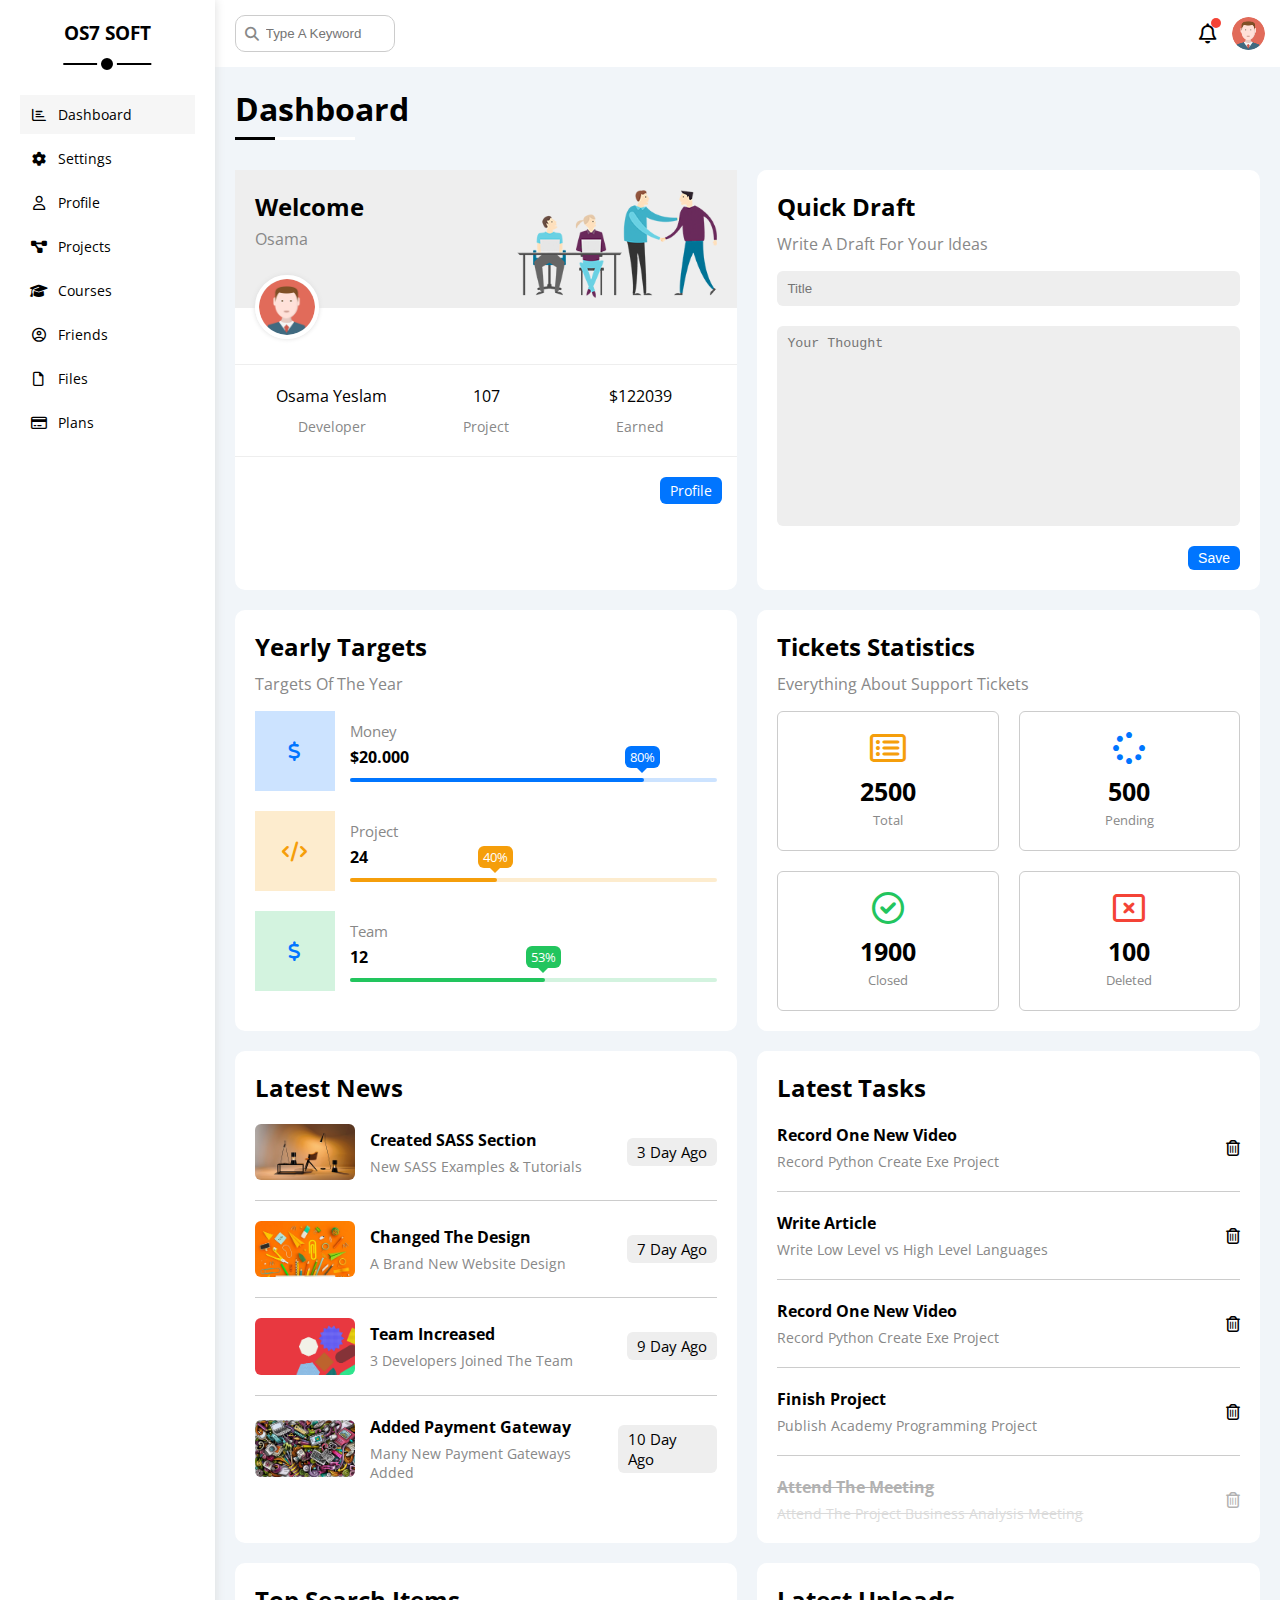
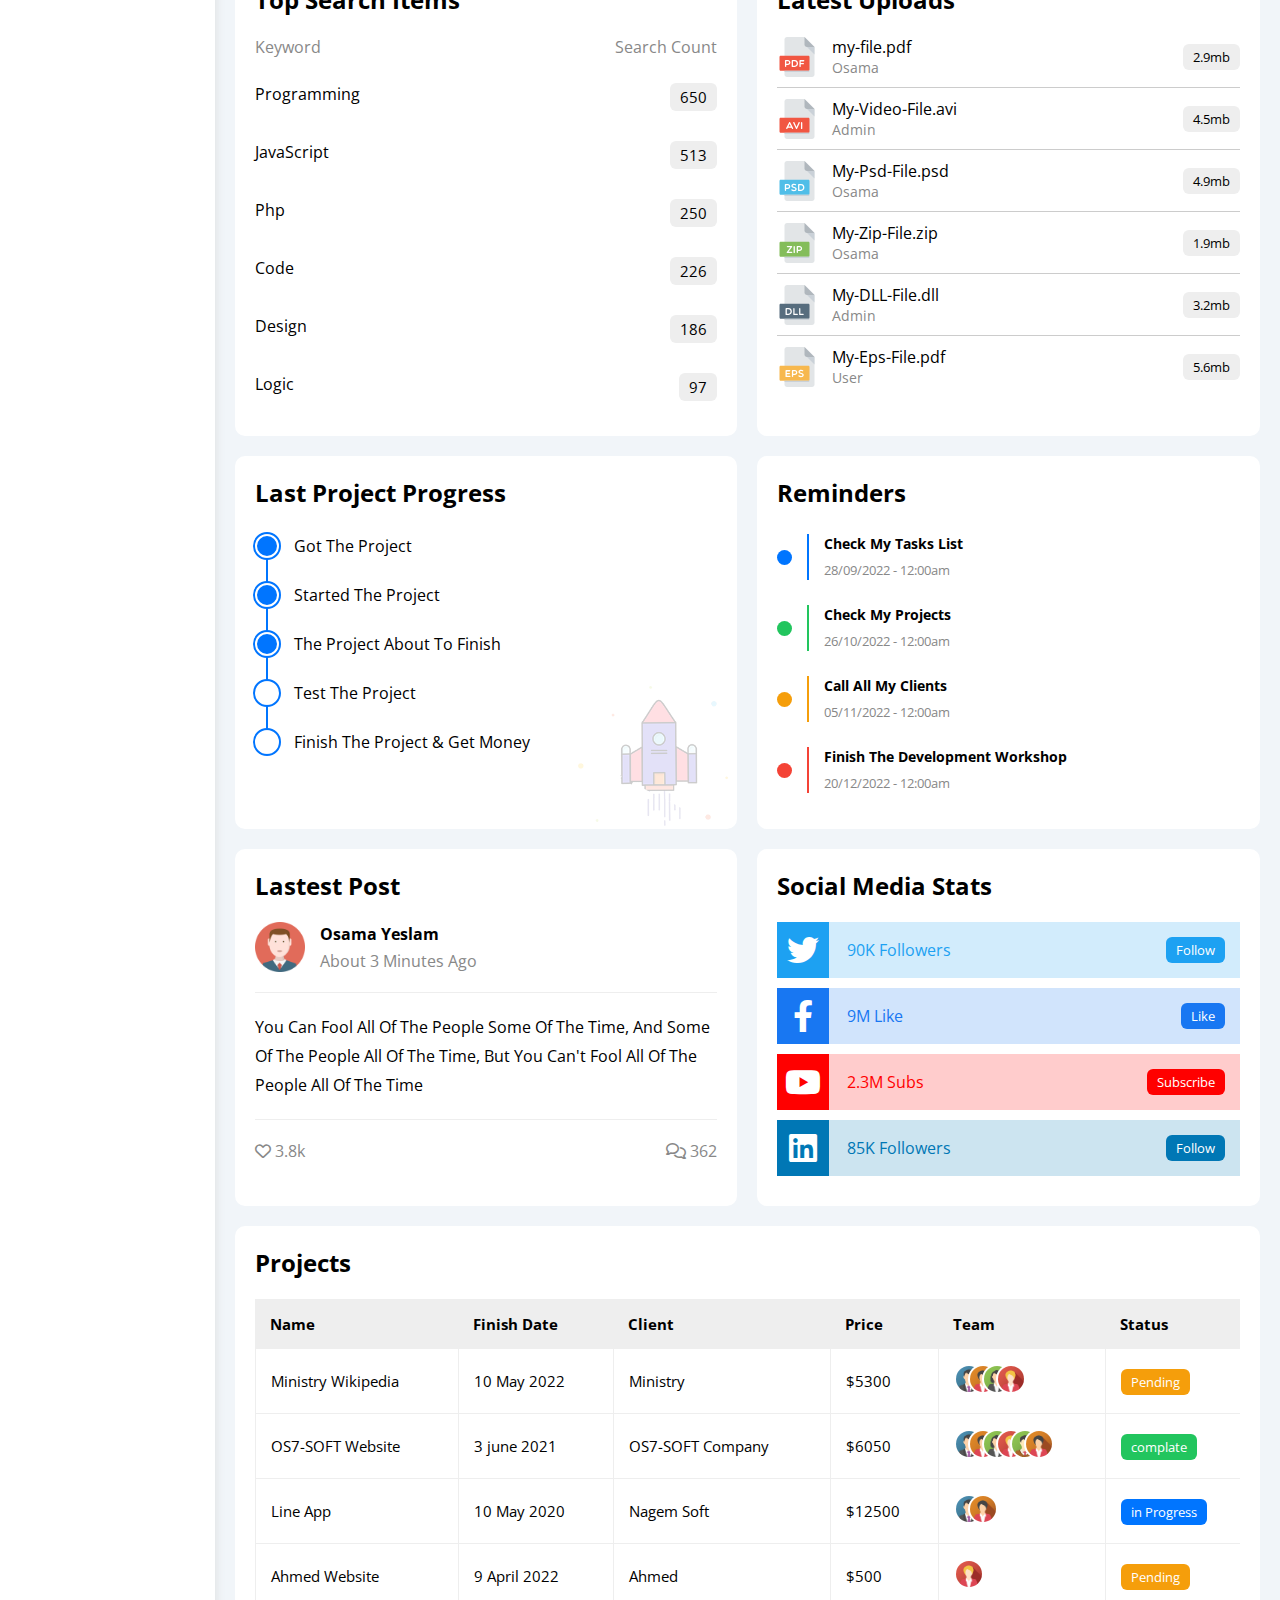
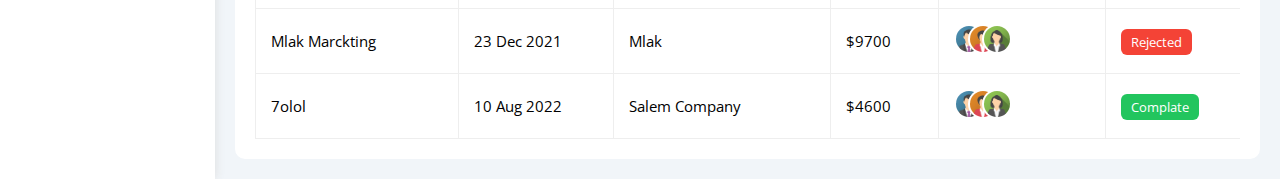
<file: index.html>
<!DOCTYPE html>
<html lang="en">
  <head>
    <!-- meta basic -->
    <meta charset="UTF-8" />
    <meta http-equiv="X-UA-Compatible" content="IE=edge" />
    <meta name="viewport" content="width=device-width, initial-scale=1.0" />
    <title>Dashboard</title>
    <!-- Css file -->
    <link rel="stylesheet" href="css/framework.css" />
    <link rel="stylesheet" href="css/main.css" />
    <!-- Font Awesome 6 Free -->
    <link rel="stylesheet" href="css/all.min.css" />
    <!-- Font google -->
    <link rel="preconnect" href="https://fonts.googleapis.com" />
    <link rel="preconnect" href="https://fonts.gstatic.com" crossorigin />
    <link
      href="https://fonts.googleapis.com/css2?family=Open+Sans:wght@300;500&display=swap"
      rel="stylesheet"
    />
  </head>
  <body>
    <div class="page d-flex">
      <!-- Start Sidebar  -->
      <div class="sidebar p-20 bg-white p-relative">
        <h3 class="p-relative text-center mt-0">OS7 SOFT</h3>
        <ul>
          <li>
            <a
              class="active d-flex align-center fs-14 c-black rad-6 p-10"
              href="index.html"
            >
              <i class="fa-regular fa-chart-bar fa-fw"></i>
              <span>Dashboard</span>
            </a>
          </li>
          <li>
            <a
              class="d-flex align-center fs-14 c-black rad-6 p-10"
              href="settings.html"
            >
              <i class="fa-solid fa-gear fa-fw"></i>
              <span>Settings</span>
            </a>
          </li>
          <li>
            <a
              class="d-flex align-center fs-14 c-black rad-6 p-10"
              href="profile.html"
            >
              <i class="fa-regular fa-user fa-fw"></i>
              <span>Profile</span>
            </a>
          </li>
          <li>
            <a
              class="d-flex align-center fs-14 c-black rad-6 p-10"
              href="projects.html"
            >
              <i class="fa-solid fa-diagram-project fa-fw"></i>
              <span>Projects</span>
            </a>
          </li>
          <li>
            <a
              class="d-flex align-center fs-14 c-black rad-6 p-10"
              href="courses.html"
            >
              <i class="fa-solid fa-graduation-cap fa-fw"></i>
              <span>Courses</span>
            </a>
          </li>
          <li>
            <a
              class="d-flex align-center fs-14 c-black rad-6 p-10"
              href="friends.html"
            >
              <i class="fa-regular fa-circle-user fa-fw"></i>
              <span>Friends</span>
            </a>
          </li>
          <li>
            <a
              class="d-flex align-center fs-14 c-black rad-6 p-10"
              href="files.html"
            >
              <i class="fa-regular fa-file fa-fw"></i>
              <span>Files</span>
            </a>
          </li>
          <li>
            <a
              class="d-flex align-center fs-14 c-black rad-6 p-10"
              href="plans.html"
            >
              <i class="fa-regular fa-credit-card fa-fw"></i>
              <span>Plans</span>
            </a>
          </li>
        </ul>
      </div>
      <!-- End Sidebar  -->

      <!-- Start Content  -->
      <div class="content w-full">
        <!-- Start Header  -->
        <div class="header between-flex bg-white w-full p-15">
          <div class="search p-relative">
            <input class="p-10" type="search" placeholder="Type A Keyword" />
          </div>
          <div class="icons d-flex align-center">
            <span class="p-relative"
              ><i class="fa-regular fa-bell fa-lg"></i
            ></span>
            <img src="image/avatar.png" alt="image" />
          </div>
        </div>
        <!-- End Header -->

        <!-- Start Title -->
        <h1 class="p-relative">Dashboard</h1>
        <!-- End Title -->

        <!-- Start Wrapper -->
        <div class="wrapper d-grid gap-2">
          <!-- Start Welcome -->
          <div
            class="welcome text-center-mobile bg-white b-rad-10 block-mobile"
          >
            <div class="intro bg-eee d-flex space-between p-20">
              <div>
                <h2 class="m-0">Welcome</h2>
                <p class="c-gray mt-5">Osama</p>
              </div>
              <img src="image/welcome.png" alt="image" class="hidden-mobile" />
            </div>
            <img src="image/avatar.png" alt="image" class="avater" />
            <div class="body mb-20 mt-20 p-20 between-flex text-center">
              <div>
                Osama Yeslam
                <span class="c-gray mt-10 fs-14 d-block">Developer</span>
              </div>
              <div>
                107
                <span class="c-gray mt-10 fs-14 d-block">Project</span>
              </div>
              <div>
                $122039
                <span class="c-gray mt-10 fs-14 d-block">Earned</span>
              </div>
            </div>
            <a
              href="#"
              class="visit btn-shape bg-blue d-block w-fit c-white fs-14"
              >Profile</a
            >
          </div>
          <!-- End Welcome -->

          <!-- Start Draft -->
          <div class="draft bg-white b-rad-10 block-mobile p-20">
            <h2 class="mb-10 mt-0">Quick Draft</h2>
            <p class="c-gray mt-5">Write A Draft For Your Ideas</p>
            <form action="">
              <input
                class="d-block w-full mb-20 b-none bg-eee p-10 b-rad-6"
                type="text"
                placeholder="Title"
              />
              <textarea
                class="d-block w-full mb-20 b-none bg-eee p-10 b-rad-6"
                placeholder="Your Thought"
              ></textarea>
              <input
                class="save d-block btn-shape bg-blue w-fit c-white fs-14 b-none"
                type="submit"
                value="Save"
              />
            </form>
          </div>
          <!-- End Draft -->

          <!-- Start Targets -->
          <div class="targets bg-white b-rad-10 block-mobile p-20">
            <h2 class="mb-10 mt-0">Yearly Targets</h2>
            <p class="c-gray mt-5">Targets Of The Year</p>
            <div class="target-row d-flex align-center mb-20 blue">
              <div class="icon mr-15 center-flex">
                <i class="fa-solid fa-dollar-sign fa-lg c-blue"></i>
              </div>
              <div class="details">
                <span class="d-block c-gray fs-15">Money</span>
                <span class="d-block mb-10 mt-5 fw-bold">$20.000</span>
                <div class="progress w-full p-relative">
                  <span class="p-absolute bg-blue" style="width: 80%">
                    <span class="bg-blue">80%</span>
                  </span>
                </div>
              </div>
            </div>
            <div class="target-row d-flex align-center mb-20 orange">
              <div class="icon mr-15 center-flex">
                <i class="fa-solid fa-code fa-lg c-orange"></i>
              </div>
              <div class="details">
                <span class="d-block c-gray fs-15">Project</span>
                <span class="d-block mb-10 mt-5 fw-bold">24</span>
                <div class="progress w-full p-relative">
                  <span class="p-absolute bg-orange" style="width: 40%">
                    <span class="bg-orange">40%</span>
                  </span>
                </div>
              </div>
            </div>
            <div class="target-row d-flex align-center mb-20 green">
              <div class="icon mr-15 center-flex">
                <i class="fa-solid fa-dollar-sign fa-lg c-blue"></i>
              </div>
              <div class="details">
                <span class="d-block c-gray fs-15">Team</span>
                <span class="d-block mb-10 mt-5 fw-bold">12</span>
                <div class="progress w-full p-relative">
                  <span class="p-absolute bg-green" style="width: 53%">
                    <span class="bg-green">53%</span>
                  </span>
                </div>
              </div>
            </div>
          </div>
          <!-- End Targets -->

          <!-- Start Tickets Statistics -->
          <div class="statistics bg-white b-rad-10 block-mobile p-20">
            <h2 class="mb-10 mt-0">Tickets Statistics</h2>
            <p class="c-gray mt-5">Everything About Support Tickets</p>
            <div class="d-flex flex-wrap gap-2">
              <div class="box border-ccc b-rad-6 p-20 text-center">
                <i
                  class="fa-regular fa-rectangle-list fa-2x mb-10 c-orange"
                ></i>
                <span class="d-block fw-bold fs-25">2500</span>
                <span class="c-gray fs-13">Total</span>
              </div>
              <div class="box border-ccc b-rad-6 p-20 text-center">
                <i class="fa-solid fa-spinner fa-2x mb-10 c-blue"></i>
                <span class="d-block fw-bold fs-25">500</span>
                <span class="c-gray fs-13">Pending</span>
              </div>
              <div class="box border-ccc b-rad-6 p-20 text-center">
                <i class="fa-regular fa-circle-check fa-2x mb-10 c-green"></i>
                <span class="d-block fw-bold fs-25">1900</span>
                <span class="c-gray fs-13">Closed</span>
              </div>
              <div class="box border-ccc b-rad-6 p-20 text-center">
                <i class="fa-regular fa-rectangle-xmark fa-2x mb-10 c-red"></i>
                <span class="d-block fw-bold fs-25">100</span>
                <span class="c-gray fs-13">Deleted</span>
              </div>
            </div>
          </div>
          <!-- End Tickets Statistics -->

          <!--Start Latest News -->
          <div
            class="news text-center-mobile bg-white b-rad-10 block-mobile p-20"
          >
            <h2 class="mb-20 mt-0">Latest News</h2>
            <div class="news-row d-flex align-center">
              <img src="image/news-01.png" alt="image" />
              <div class="info">
                <h3>Created SASS Section</h3>
                <p class="c-gray fs-14 m-0">New SASS Examples & Tutorials</p>
              </div>
              <span class="btn-shape bg-eee fs-15">3 Day Ago</span>
            </div>
            <div class="news-row d-flex align-center">
              <img src="image/news-02.png" alt="image" />
              <div class="info">
                <h3>Changed The Design</h3>
                <p class="c-gray fs-14 m-0">A Brand New Website Design</p>
              </div>
              <span class="btn-shape bg-eee fs-15">7 Day Ago</span>
            </div>
            <div class="news-row d-flex align-center">
              <img src="image/news-03.png" alt="image" />
              <div class="info">
                <h3>Team Increased</h3>
                <p class="c-gray fs-14 m-0">3 Developers Joined The Team</p>
              </div>
              <span class="btn-shape bg-eee fs-15">9 Day Ago</span>
            </div>
            <div class="news-row d-flex align-center">
              <img src="image/news-04.png" alt="image" />
              <div class="info">
                <h3>Added Payment Gateway</h3>
                <p class="c-gray fs-14 m-0">Many New Payment Gateways Added</p>
              </div>
              <span class="btn-shape bg-eee fs-15">10 Day Ago</span>
            </div>
          </div>
          <!--End Latest News -->

          <!-- Start Last Tasks -->
          <div class="tasks bg-white b-rad-10 block-mobile p-20">
            <h2 class="mb-20 mt-0">Latest Tasks</h2>
            <div class="task-row d-flex align-center">
              <div class="info">
                <h3>Record One New Video</h3>
                <p class="c-gray fs-14 m-0">Record Python Create Exe Project</p>
              </div>
              <i class="fa-regular fa-trash-can delete"></i>
            </div>
            <div class="task-row d-flex align-center">
              <div class="info">
                <h3>Write Article</h3>
                <p class="c-gray fs-14 m-0">
                  Write Low Level vs High Level Languages
                </p>
              </div>
              <i class="fa-regular fa-trash-can delete"></i>
            </div>
            <div class="task-row d-flex align-center">
              <div class="info">
                <h3>Record One New Video</h3>
                <p class="c-gray fs-14 m-0">Record Python Create Exe Project</p>
              </div>
              <i class="fa-regular fa-trash-can delete"></i>
            </div>
            <div class="task-row d-flex align-center">
              <div class="info">
                <h3>Finish Project</h3>
                <p class="c-gray fs-14 m-0">
                  Publish Academy Programming Project
                </p>
              </div>
              <i class="fa-regular fa-trash-can delete"></i>
            </div>
            <div class="task-row d-flex align-center deleted">
              <div class="info">
                <h3>Attend The Meeting</h3>
                <p class="c-gray fs-14 m-0">
                  Attend The Project Business Analysis Meeting
                </p>
              </div>
              <i class="fa-regular fa-trash-can delete"></i>
            </div>
          </div>
          <!-- End Last Tasks -->

          <!-- Start Top Search Items -->
          <div class="search-item bg-white b-rad-10 block-mobile p-20">
            <h2 class="mb-20 mt-0">Top Search Items</h2>
            <div class="item-head d-flex space-between mb-10">
              <div class="c-gray m-0">Keyword</div>
              <div class="c-gray m-0">Search Count</div>
            </div>
            <div class="items d-flex space-between pt-15 pb-15">
              <span>Programming</span>
              <span class="btn-shape bg-eee fs-15">650</span>
            </div>
            <div class="items d-flex space-between pt-15 pb-15">
              <span>JavaScript</span>
              <span class="btn-shape bg-eee fs-15">513</span>
            </div>
            <div class="items d-flex space-between pt-15 pb-15">
              <span>Php</span>
              <span class="btn-shape bg-eee fs-15">250</span>
            </div>
            <div class="items d-flex space-between pt-15 pb-15">
              <span>Code</span>
              <span class="btn-shape bg-eee fs-15">226</span>
            </div>
            <div class="items d-flex space-between pt-15 pb-15">
              <span>Design</span>
              <span class="btn-shape bg-eee fs-15">186</span>
            </div>
            <div class="items d-flex space-between pt-15 pb-15">
              <span>Logic</span>
              <span class="btn-shape bg-eee fs-15">97</span>
            </div>
          </div>
          <!-- End Top Search Items -->

          <!-- Start Latest Uploads -->
          <div class="upload bg-white b-rad-10 block-mobile p-20">
            <h2 class="mb-20 mt-0">Latest Uploads</h2>
            <div class="file-row d-flex align-center">
              <img src="image/pdf.svg" alt="image" />
              <div class="info">
                <span>my-file.pdf</span>
                <p class="c-gray fs-14 m-0">Osama</p>
              </div>
              <span class="btn-shape bg-eee fs-13">2.9mb</span>
            </div>
            <div class="file-row d-flex align-center">
              <img src="image/avi.svg" alt="image" />
              <div class="info">
                <span>My-Video-File.avi</span>
                <p class="c-gray fs-14 m-0">Admin</p>
              </div>
              <span class="btn-shape bg-eee fs-13">4.5mb</span>
            </div>
            <div class="file-row d-flex align-center">
              <img src="image/psd.svg" alt="image" />
              <div class="info">
                <span>My-Psd-File.psd</span>
                <p class="c-gray fs-14 m-0">Osama</p>
              </div>
              <span class="btn-shape bg-eee fs-13">4.9mb</span>
            </div>
            <div class="file-row d-flex align-center">
              <img src="image/zip.svg" alt="image" />
              <div class="info">
                <span>My-Zip-File.zip</span>
                <p class="c-gray fs-14 m-0">Osama</p>
              </div>
              <span class="btn-shape bg-eee fs-13">1.9mb</span>
            </div>
            <div class="file-row d-flex align-center">
              <img src="image/dll.svg" alt="image" />
              <div class="info">
                <span>My-DLL-File.dll</span>
                <p class="c-gray fs-14 m-0">Admin</p>
              </div>
              <span class="btn-shape bg-eee fs-13">3.2mb</span>
            </div>
            <div class="file-row d-flex align-center">
              <img src="image/eps.svg" alt="image" />
              <div class="info">
                <span>My-Eps-File.pdf</span>
                <p class="c-gray fs-14 m-0">User</p>
              </div>
              <span class="btn-shape bg-eee fs-13">5.6mb</span>
            </div>
          </div>
          <!-- End Latest Uploads -->

          <!-- Start Last Project Progress -->
          <div
            class="last-project bg-white b-rad-10 block-mobile p-20 p-relative"
          >
            <h2 class="mb-20 mt-0">Last Project Progress</h2>
            <ul class="p-relative">
              <li class="mt-25 d-flex align-center done">Got The Project</li>
              <li class="mt-25 d-flex align-center done">
                Started The Project
              </li>
              <li class="mt-25 d-flex align-center done">
                The Project About To Finish
              </li>
              <li class="mt-25 d-flex align-center current">
                Test The Project
              </li>
              <li class="mt-25 d-flex align-center">
                Finish The Project & Get Money
              </li>
            </ul>
            <img
              class="lanch-icon hidden-mobile"
              src="image/project.png"
              alt="image"
            />
          </div>
          <!-- End Last Project Progress -->

          <!-- Start Reminders -->
          <div class="reminders bg-white b-rad-10 block-mobile p-20">
            <h2 class="mb-20 mt-0">Reminders</h2>
            <ul>
              <li class="d-flex align-center mt-25">
                <span class="bg-blue"></span>
                <div class="pl-15 blue">
                  <p class="mb-5 mt-0 fs-14 fw-bold">Check My Tasks List</p>
                  <span class="c-gray fs-13">28/09/2022 - 12:00am</span>
                </div>
              </li>
              <li class="d-flex align-center mt-25">
                <span class="bg-green"></span>
                <div class="pl-15 green">
                  <p class="mb-5 mt-0 fs-14 fw-bold">Check My Projects</p>
                  <span class="c-gray fs-13">26/10/2022 - 12:00am</span>
                </div>
              </li>
              <li class="d-flex align-center mt-25">
                <span class="bg-orange"></span>
                <div class="pl-15 orange">
                  <p class="mb-5 mt-0 fs-14 fw-bold">Call All My Clients</p>
                  <span class="c-gray fs-13">05/11/2022 - 12:00am</span>
                </div>
              </li>
              <li class="d-flex align-center mt-25">
                <span class="bg-red"></span>
                <div class="pl-15 red">
                  <p class="mb-5 mt-0 fs-14 fw-bold">
                    Finish The Development Workshop
                  </p>
                  <span class="c-gray fs-13">20/12/2022 - 12:00am</span>
                </div>
              </li>
            </ul>
          </div>
          <!-- End Reminders -->

          <!-- Start Latest Post -->
          <div class="post bg-white b-rad-10 block-mobile p-20">
            <h2 class="mb-20 mt-0">Lastest Post</h2>
            <div class="top d-flex align-center">
              <img src="image/avatar.png" alt="image" />
              <div class="info">
                <span class="d-block mb-5 fw-bold">Osama Yeslam</span>
                <p class="c-gray m-0">About 3 Minutes Ago</p>
              </div>
            </div>
            <div
              class="post-content text-center-mobile pb-20 pt-20 mt-20 mb-20"
            >
              You Can Fool All Of The People Some Of The Time, And Some Of The
              People All Of The Time, But You Can't Fool All Of The People All
              Of The Time
            </div>
            <div class="post-stats d-flex space-between c-gray">
              <div><i class="fa-regular fa-heart"></i> <span>3.8k</span></div>
              <div><i class="fa-regular fa-comments"></i> <span>362</span></div>
            </div>
          </div>
          <!-- End Latest Post -->

          <!-- Start Social Media Stats -->
          <div class="social bg-white b-rad-10 block-mobile p-20">
            <h2 class="mb-20 mt-0">Social Media Stats</h2>
            <div class="box twitter mb-10 d-flex between-flex p-15 p-relative">
              <i class="fa-brands fa-twitter fa-2x c-white h-full p-0"></i>
              <span>90K Followers </span>
              <a href="#" class="btn-shape bg-blue c-white fs-13">Follow</a>
            </div>
            <div class="box facebook mb-10 d-flex between-flex p-15 p-relative">
              <i class="fa-brands fa-facebook-f fa-2x c-white h-full"></i>
              <span>9M Like </span>
              <a href="#" class="btn-shape bg-blue c-white fs-13">Like</a>
            </div>
            <div class="box youtube mb-10 d-flex between-flex p-15 p-relative">
              <i class="fa-brands fa-youtube fa-2x c-white h-full"></i>
              <span>2.3M Subs </span>
              <a href="#" class="btn-shape bg-blue c-white fs-13">Subscribe</a>
            </div>
            <div class="box linkedin mb-10 d-flex between-flex p-15 p-relative">
              <i class="fa-brands fa-linkedin fa-2x c-white h-full"></i>
              <span>85K Followers </span>
              <a href="#" class="btn-shape bg-blue c-white fs-13">Follow</a>
            </div>
          </div>
          <!-- End Social Media Stats -->
        </div>
        <!-- End Wrapper -->

        <!-- Start Projects -->
        <div class="project m-20 bg-white b-rad-10 block-mobile p-20">
          <h2 class="mt-0 mb-20">Projects</h2>
          <div class="responsv-table">
            <table class="w-full fs-15">
              <thead>
                <tr>
                  <td>Name</td>
                  <td>Finish Date</td>
                  <td>Client</td>
                  <td>Price</td>
                  <td>Team</td>
                  <td>Status</td>
                </tr>
              </thead>
              <tbody>
                <tr>
                  <td>Ministry Wikipedia</td>
                  <td>10 May 2022</td>
                  <td>Ministry</td>
                  <td>$5300</td>
                  <td>
                    <img src="image/team-01.png" alt="image" />
                    <img src="image/team-04.png" alt="image" />
                    <img src="image/team-02.png" alt="image" />
                    <img src="image/team-05.png" alt="image" />
                  </td>
                  <td>
                    <span class="bg-orange btn-shape c-white">Pending</span>
                  </td>
                </tr>
                <tr>
                  <td>OS7-SOFT Website</td>
                  <td>3 june 2021</td>
                  <td>OS7-SOFT Company</td>
                  <td>$6050</td>
                  <td>
                    <img src="image/team-01.png" alt="image" />
                    <img src="image/team-04.png" alt="image" />
                    <img src="image/team-02.png" alt="image" />
                    <img src="image/team-05.png" alt="image" />
                    <img src="image/team-03.png" alt="image" />
                    <img src="image/team-04.png" alt="image" />
                  </td>
                  <td>
                    <span class="bg-green btn-shape c-white">complate</span>
                  </td>
                </tr>
                <tr>
                  <td>Line App</td>
                  <td>10 May 2020</td>
                  <td>Nagem Soft</td>
                  <td>$12500</td>
                  <td>
                    <img src="image/team-01.png" alt="image" />
                    <img src="image/team-04.png" alt="image" />
                  </td>
                  <td>
                    <span class="bg-blue btn-shape c-white">in Progress</span>
                  </td>
                </tr>
                <tr>
                  <td>Ahmed Website</td>
                  <td>9 April 2022</td>
                  <td>Ahmed</td>
                  <td>$500</td>
                  <td>
                    <img src="image/team-05.png" alt="image" />
                  </td>
                  <td>
                    <span class="bg-orange btn-shape c-white">Pending</span>
                  </td>
                </tr>
                <tr>
                  <td>Mlak Marckting</td>
                  <td>23 Dec 2021</td>
                  <td>Mlak</td>
                  <td>$9700</td>
                  <td>
                    <img src="image/team-01.png" alt="image" />
                    <img src="image/team-04.png" alt="image" />
                    <img src="image/team-02.png" alt="image" />
                  </td>
                  <td>
                    <span class="bg-red btn-shape c-white">Rejected</span>
                  </td>
                </tr>
                <tr>
                  <td>7olol</td>
                  <td>10 Aug 2022</td>
                  <td>Salem Company</td>
                  <td>$4600</td>
                  <td>
                    <img src="image/team-01.png" alt="image" />
                    <img src="image/team-04.png" alt="image" />
                    <img src="image/team-02.png" alt="image" />
                  </td>
                  <td>
                    <span class="bg-green btn-shape c-white">Complate</span>
                  </td>
                </tr>
              </tbody>
            </table>
          </div>
        </div>
        <!-- End Projects -->
      </div>
      <!-- End Content  -->
    </div>
  </body>
</html>
</file>
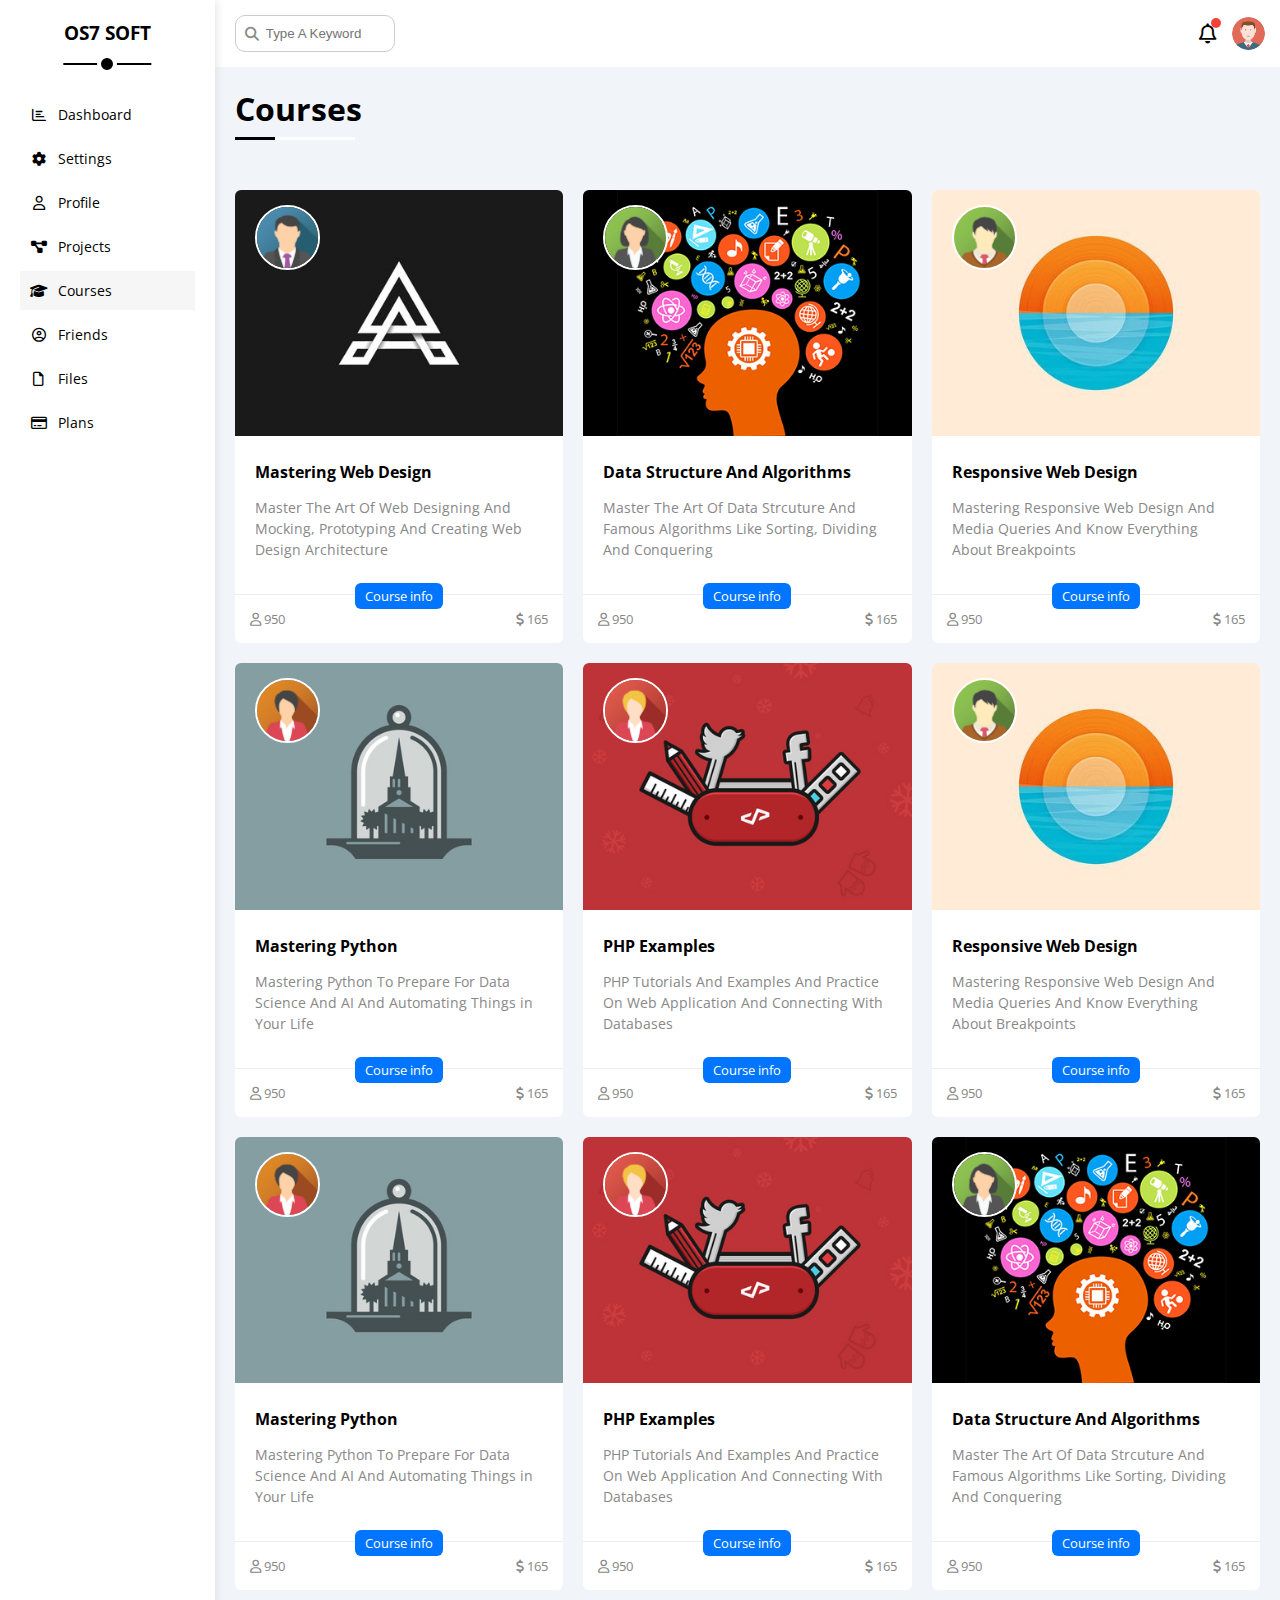
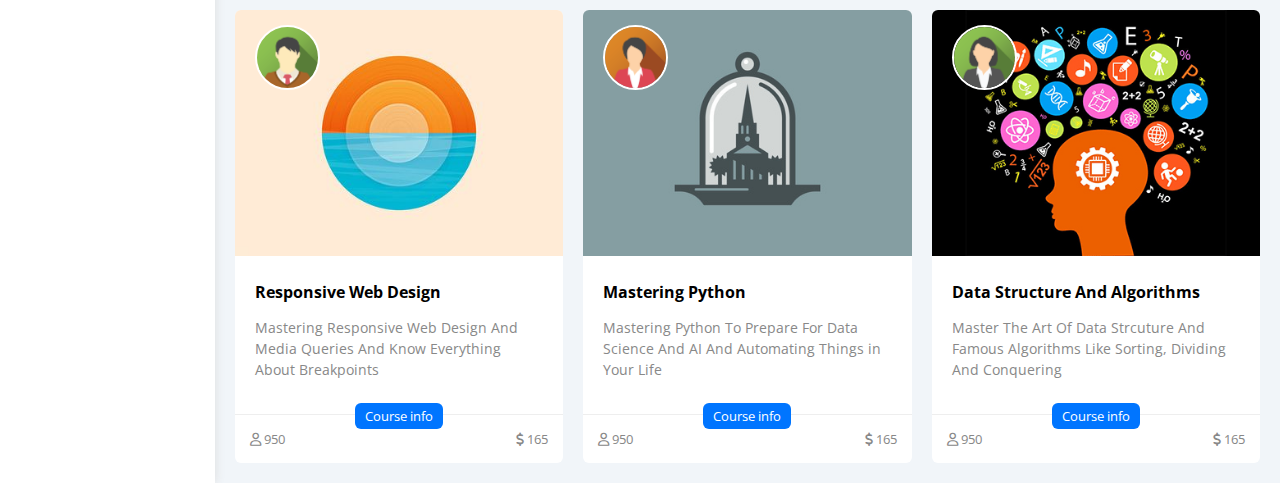
<file: courses.html>
<!DOCTYPE html>
<html lang="en">
  <head>
    <!-- meta basic -->
    <meta charset="UTF-8" />
    <meta http-equiv="X-UA-Compatible" content="IE=edge" />
    <meta name="viewport" content="width=device-width, initial-scale=1.0" />
    <title>Profile</title>
    <!-- Font Awesome 6 Free -->
    <link rel="stylesheet" href="css/all.min.css" />
    <!-- Css file -->
    <link rel="stylesheet" href="css/framework.css" />
    <link rel="stylesheet" href="css/main.css" />
    <!-- Font google -->
    <link rel="preconnect" href="https://fonts.googleapis.com" />
    <link rel="preconnect" href="https://fonts.gstatic.com" crossorigin />
    <link
      href="https://fonts.googleapis.com/css2?family=Open+Sans:wght@300;500&display=swap"
      rel="stylesheet"
    />
  </head>
  <body>
    <div class="page d-flex">
      <!-- Start Sidebar  -->
      <div class="sidebar p-20 bg-white p-relative">
        <h3 class="p-relative text-center mt-0">OS7 SOFT</h3>
        <ul>
          <li>
            <a
              class="d-flex align-center fs-14 c-black rad-6 p-10"
              href="index.html"
            >
              <i class="fa-regular fa-chart-bar fa-fw"></i>
              <span>Dashboard</span>
            </a>
          </li>
          <li>
            <a
              class="d-flex align-center fs-14 c-black rad-6 p-10"
              href=" settings.html"
            >
              <i class="fa-solid fa-gear fa-fw"></i>
              <span>Settings</span>
            </a>
          </li>
          <li>
            <a
              class="d-flex align-center fs-14 c-black rad-6 p-10"
              href="profile.html"
            >
              <i class="fa-regular fa-user fa-fw"></i>
              <span>Profile</span>
            </a>
          </li>
          <li>
            <a
              class="d-flex align-center fs-14 c-black rad-6 p-10"
              href="projects.html"
            >
              <i class="fa-solid fa-diagram-project fa-fw"></i>
              <span>Projects</span>
            </a>
          </li>
          <li>
            <a
              class="active d-flex align-center fs-14 c-black rad-6 p-10"
              href="courses.html"
            >
              <i class="fa-solid fa-graduation-cap fa-fw"></i>
              <span>Courses</span>
            </a>
          </li>
          <li>
            <a
              class="d-flex align-center fs-14 c-black rad-6 p-10"
              href="friends.html"
            >
              <i class="fa-regular fa-circle-user fa-fw"></i>
              <span>Friends</span>
            </a>
          </li>
          <li>
            <a
              class="d-flex align-center fs-14 c-black rad-6 p-10"
              href="files.html"
            >
              <i class="fa-regular fa-file fa-fw"></i>
              <span>Files</span>
            </a>
          </li>
          <li>
            <a
              class="d-flex align-center fs-14 c-black rad-6 p-10"
              href="plans.html"
            >
              <i class="fa-regular fa-credit-card fa-fw"></i>
              <span>Plans</span>
            </a>
          </li>
        </ul>
      </div>
      <!-- End Sidebar  -->

      <!-- Start Content  -->
      <div class="content w-full">
        <!-- Start Header  -->
        <div class="header between-flex bg-white w-full p-15">
          <div class="search p-relative">
            <input class="p-10" type="search" placeholder="Type A Keyword" />
          </div>
          <div class="icons d-flex align-center">
            <span class="p-relative"
              ><i class="fa-regular fa-bell fa-lg"></i
            ></span>
            <img src="image/avatar.png" alt="image" />
          </div>
        </div>
        <!-- End Header -->

        <!-- Start Title -->
        <h1 class="p-relative">Courses</h1>
        <!-- End Title -->

        <!-- Start Courses -->
        <div class="courses-page d-grid gap-2">
          <div class="course bg-white b-rad-6 p-relative">
            <img class="cover" src="image/course-01.jpg" alt="image" />
            <img class="admin" src="image/team-01.png" alt="image" />
            <div class="p-20">
              <h4 class="m-0">Mastering Web Design</h4>
              <p class="c-gray fs-14">
                Master The Art Of Web Designing And Mocking, Prototyping And
                Creating Web Design Architecture
              </p>
            </div>
            <div class="info between-flex p-15 p-relative fs-13">
              <span class="title btn-shape bg-blue c-white">Course info</span>
              <span class="c-gray">
                <i class="fa-regular fa-user"></i>
                950
              </span>
              <span class="c-gray">
                <i class="fa-solid fa-dollar-sign"></i>
                165
              </span>
            </div>
          </div>
          <div class="course bg-white b-rad-6 p-relative">
            <img class="cover" src="image/course-02.jpg" alt="image" />
            <img class="admin" src="image/team-02.png" alt="image" />
            <div class="p-20">
              <h4 class="m-0">Data Structure And Algorithms</h4>
              <p class="c-gray fs-14">
                Master The Art Of Data Strcuture And Famous Algorithms Like
                Sorting, Dividing And Conquering
              </p>
            </div>
            <div class="info between-flex p-15 p-relative fs-13">
              <span class="title btn-shape bg-blue c-white">Course info</span>
              <span class="c-gray">
                <i class="fa-regular fa-user"></i>
                950
              </span>
              <span class="c-gray">
                <i class="fa-solid fa-dollar-sign"></i>
                165
              </span>
            </div>
          </div>
          <div class="course bg-white b-rad-6 p-relative">
            <img class="cover" src="image/course-03.jpg" alt="image" />
            <img class="admin" src="image/team-03.png" alt="image" />
            <div class="p-20">
              <h4 class="m-0">Responsive Web Design</h4>
              <p class="c-gray fs-14">
                Mastering Responsive Web Design And Media Queries And Know
                Everything About Breakpoints
              </p>
            </div>
            <div class="info between-flex p-15 p-relative fs-13">
              <span class="title btn-shape bg-blue c-white">Course info</span>
              <span class="c-gray">
                <i class="fa-regular fa-user"></i>
                950
              </span>
              <span class="c-gray">
                <i class="fa-solid fa-dollar-sign"></i>
                165
              </span>
            </div>
          </div>
          <div class="course bg-white b-rad-6 p-relative">
            <img class="cover" src="image/course-04.jpg" alt="image" />
            <img class="admin" src="image/team-04.png" alt="image" />
            <div class="p-20">
              <h4 class="m-0">Mastering Python</h4>
              <p class="c-gray fs-14">
                Mastering Python To Prepare For Data Science And AI And
                Automating Things in Your Life
              </p>
            </div>
            <div class="info between-flex p-15 p-relative fs-13">
              <span class="title btn-shape bg-blue c-white">Course info</span>
              <span class="c-gray">
                <i class="fa-regular fa-user"></i>
                950
              </span>
              <span class="c-gray">
                <i class="fa-solid fa-dollar-sign"></i>
                165
              </span>
            </div>
          </div>
          <div class="course bg-white b-rad-6 p-relative">
            <img class="cover" src="image/course-05.jpg" alt="image" />
            <img class="admin" src="image/team-05.png" alt="image" />
            <div class="p-20">
              <h4 class="m-0">PHP Examples</h4>
              <p class="c-gray fs-14">
                PHP Tutorials And Examples And Practice On Web Application And
                Connecting With Databases
              </p>
            </div>
            <div class="info between-flex p-15 p-relative fs-13">
              <span class="title btn-shape bg-blue c-white">Course info</span>
              <span class="c-gray">
                <i class="fa-regular fa-user"></i>
                950
              </span>
              <span class="c-gray">
                <i class="fa-solid fa-dollar-sign"></i>
                165
              </span>
            </div>
          </div>
          <div class="course bg-white b-rad-6 p-relative">
            <img class="cover" src="image/course-03.jpg" alt="image" />
            <img class="admin" src="image/team-03.png" alt="image" />
            <div class="p-20">
              <h4 class="m-0">Responsive Web Design</h4>
              <p class="c-gray fs-14">
                Mastering Responsive Web Design And Media Queries And Know
                Everything About Breakpoints
              </p>
            </div>
            <div class="info between-flex p-15 p-relative fs-13">
              <span class="title btn-shape bg-blue c-white">Course info</span>
              <span class="c-gray">
                <i class="fa-regular fa-user"></i>
                950
              </span>
              <span class="c-gray">
                <i class="fa-solid fa-dollar-sign"></i>
                165
              </span>
            </div>
          </div>
          <div class="course bg-white b-rad-6 p-relative">
            <img class="cover" src="image/course-04.jpg" alt="image" />
            <img class="admin" src="image/team-04.png" alt="image" />
            <div class="p-20">
              <h4 class="m-0">Mastering Python</h4>
              <p class="c-gray fs-14">
                Mastering Python To Prepare For Data Science And AI And
                Automating Things in Your Life
              </p>
            </div>
            <div class="info between-flex p-15 p-relative fs-13">
              <span class="title btn-shape bg-blue c-white">Course info</span>
              <span class="c-gray">
                <i class="fa-regular fa-user"></i>
                950
              </span>
              <span class="c-gray">
                <i class="fa-solid fa-dollar-sign"></i>
                165
              </span>
            </div>
          </div>
          <div class="course bg-white b-rad-6 p-relative">
            <img class="cover" src="image/course-05.jpg" alt="image" />
            <img class="admin" src="image/team-05.png" alt="image" />
            <div class="p-20">
              <h4 class="m-0">PHP Examples</h4>
              <p class="c-gray fs-14">
                PHP Tutorials And Examples And Practice On Web Application And
                Connecting With Databases
              </p>
            </div>
            <div class="info between-flex p-15 p-relative fs-13">
              <span class="title btn-shape bg-blue c-white">Course info</span>
              <span class="c-gray">
                <i class="fa-regular fa-user"></i>
                950
              </span>
              <span class="c-gray">
                <i class="fa-solid fa-dollar-sign"></i>
                165
              </span>
            </div>
          </div>
          <div class="course bg-white b-rad-6 p-relative">
            <img class="cover" src="image/course-02.jpg" alt="image" />
            <img class="admin" src="image/team-02.png" alt="image" />
            <div class="p-20">
              <h4 class="m-0">Data Structure And Algorithms</h4>
              <p class="c-gray fs-14">
                Master The Art Of Data Strcuture And Famous Algorithms Like
                Sorting, Dividing And Conquering
              </p>
            </div>
            <div class="info between-flex p-15 p-relative fs-13">
              <span class="title btn-shape bg-blue c-white">Course info</span>
              <span class="c-gray">
                <i class="fa-regular fa-user"></i>
                950
              </span>
              <span class="c-gray">
                <i class="fa-solid fa-dollar-sign"></i>
                165
              </span>
            </div>
          </div>
          <div class="course bg-white b-rad-6 p-relative">
            <img class="cover" src="image/course-03.jpg" alt="image" />
            <img class="admin" src="image/team-03.png" alt="image" />
            <div class="p-20">
              <h4 class="m-0">Responsive Web Design</h4>
              <p class="c-gray fs-14">
                Mastering Responsive Web Design And Media Queries And Know
                Everything About Breakpoints
              </p>
            </div>
            <div class="info between-flex p-15 p-relative fs-13">
              <span class="title btn-shape bg-blue c-white">Course info</span>
              <span class="c-gray">
                <i class="fa-regular fa-user"></i>
                950
              </span>
              <span class="c-gray">
                <i class="fa-solid fa-dollar-sign"></i>
                165
              </span>
            </div>
          </div>
          <div class="course bg-white b-rad-6 p-relative">
            <img class="cover" src="image/course-04.jpg" alt="image" />
            <img class="admin" src="image/team-04.png" alt="image" />
            <div class="p-20">
              <h4 class="m-0">Mastering Python</h4>
              <p class="c-gray fs-14">
                Mastering Python To Prepare For Data Science And AI And
                Automating Things in Your Life
              </p>
            </div>
            <div class="info between-flex p-15 p-relative fs-13">
              <span class="title btn-shape bg-blue c-white">Course info</span>
              <span class="c-gray">
                <i class="fa-regular fa-user"></i>
                950
              </span>
              <span class="c-gray">
                <i class="fa-solid fa-dollar-sign"></i>
                165
              </span>
            </div>
          </div>
          <div class="course bg-white b-rad-6 p-relative">
            <img class="cover" src="image/course-02.jpg" alt="image" />
            <img class="admin" src="image/team-02.png" alt="image" />
            <div class="p-20">
              <h4 class="m-0">Data Structure And Algorithms</h4>
              <p class="c-gray fs-14">
                Master The Art Of Data Strcuture And Famous Algorithms Like
                Sorting, Dividing And Conquering
              </p>
            </div>
            <div class="info between-flex p-15 p-relative fs-13">
              <span class="title btn-shape bg-blue c-white">Course info</span>
              <span class="c-gray">
                <i class="fa-regular fa-user"></i>
                950
              </span>
              <span class="c-gray">
                <i class="fa-solid fa-dollar-sign"></i>
                165
              </span>
            </div>
          </div>
        </div>
        <!-- End Courses-->
      </div>
      <!-- End Content  -->
    </div>
  </body>
</html>
</file>
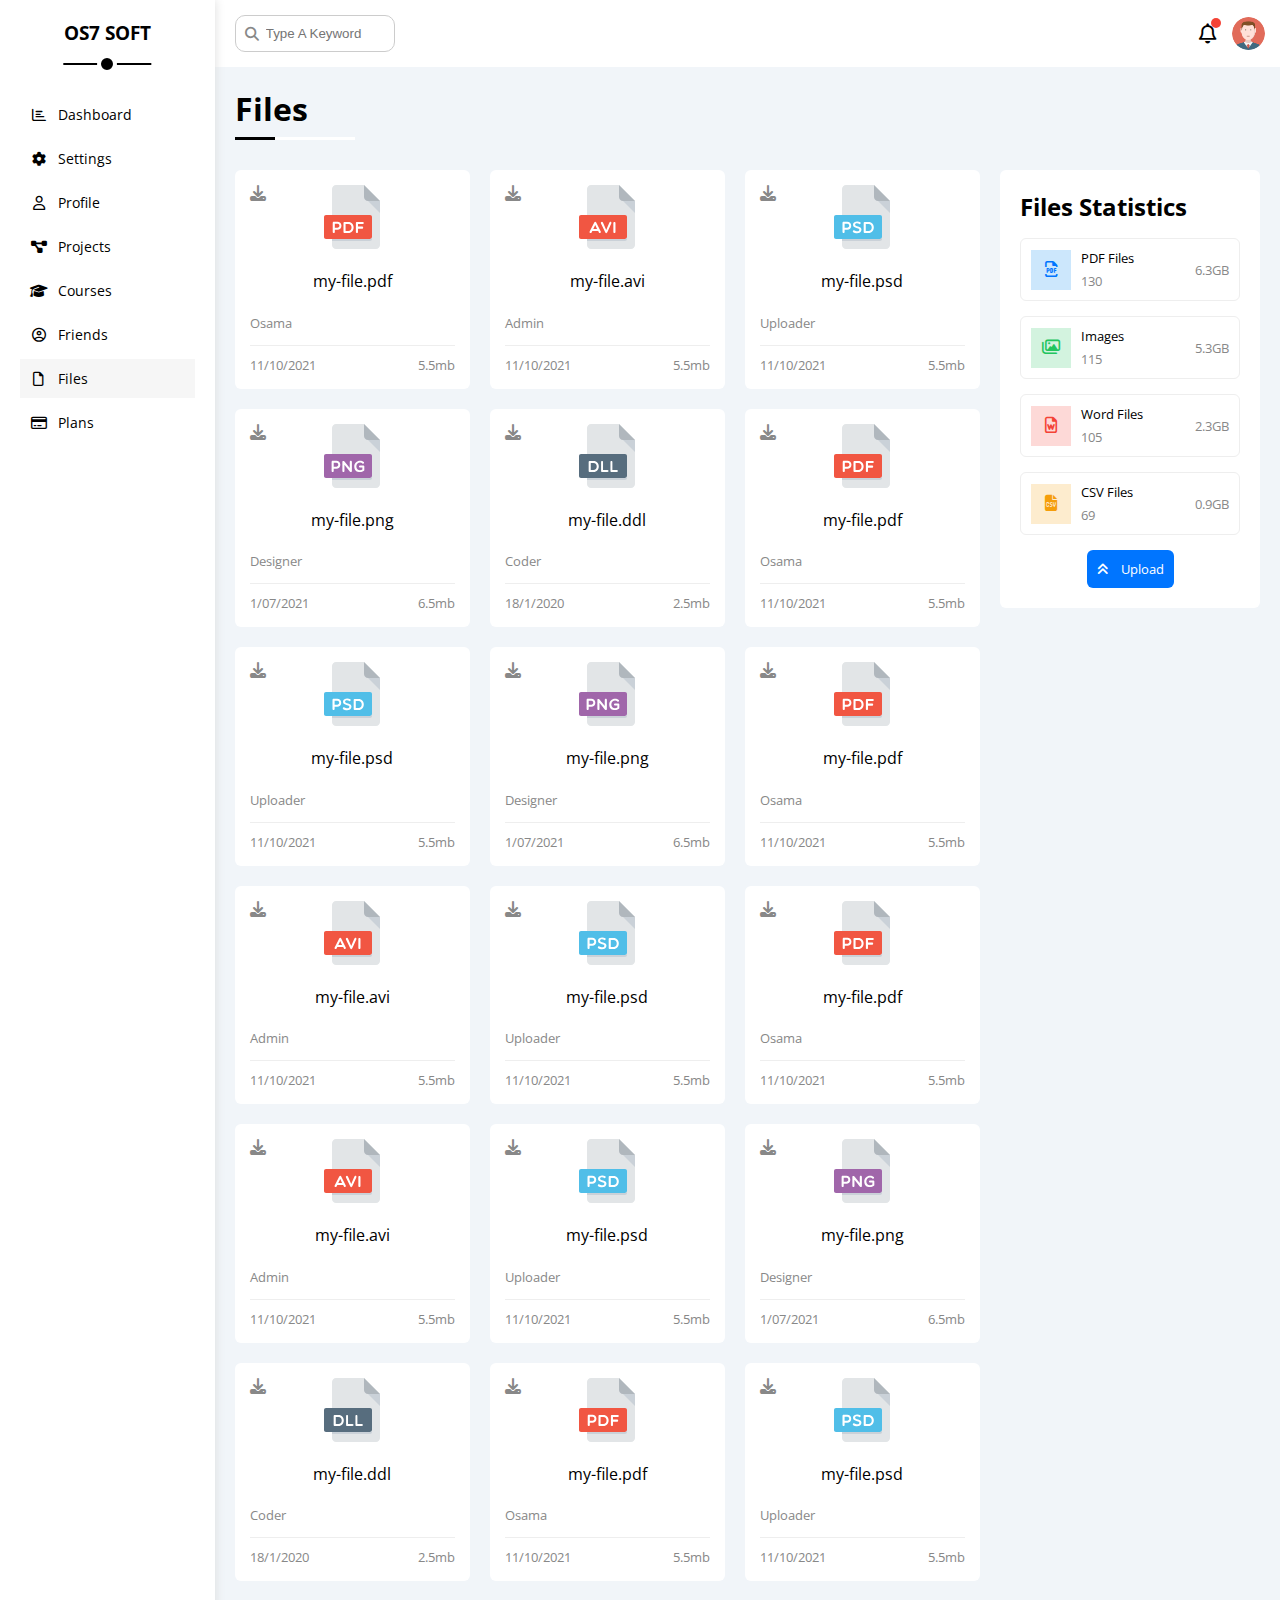
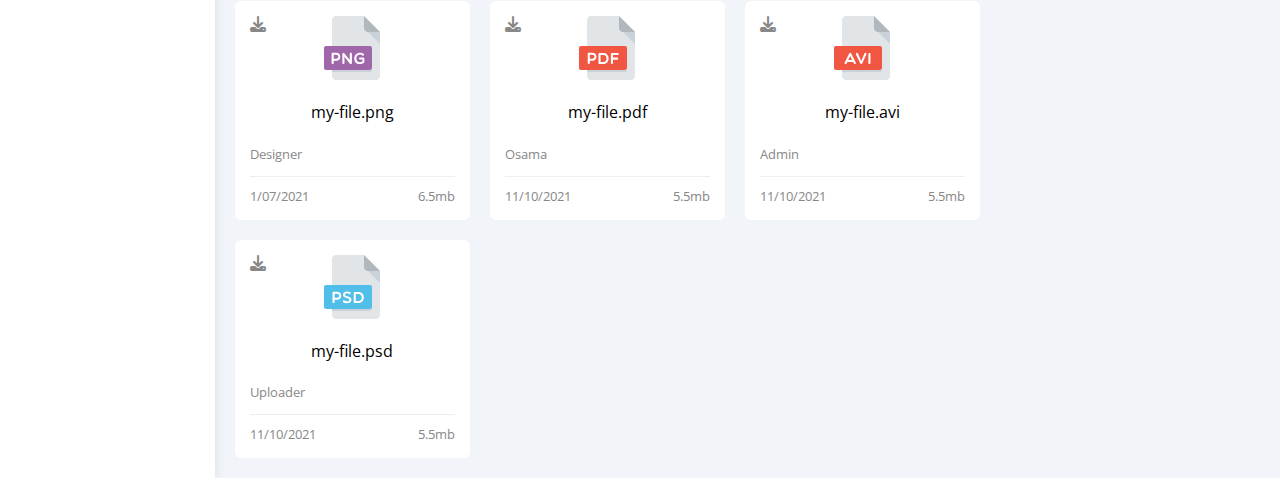
<file: files.html>
<!DOCTYPE html>
<html lang="en">
  <head>
    <!-- meta basic -->
    <meta charset="UTF-8" />
    <meta http-equiv="X-UA-Compatible" content="IE=edge" />
    <meta name="viewport" content="width=device-width, initial-scale=1.0" />
    <title>Profile</title>
    <!-- Font Awesome 6 Free -->
    <link rel="stylesheet" href="css/all.min.css" />
    <!-- Css file -->
    <link rel="stylesheet" href="css/framework.css" />
    <link rel="stylesheet" href="css/main.css" />
    <!-- Font google -->
    <link rel="preconnect" href="https://fonts.googleapis.com" />
    <link rel="preconnect" href="https://fonts.gstatic.com" crossorigin />
    <link
      href="https://fonts.googleapis.com/css2?family=Open+Sans:wght@300;500&display=swap"
      rel="stylesheet"
    />
  </head>
  <body>
    <div class="page d-flex">
      <!-- Start Sidebar  -->
      <div class="sidebar p-20 bg-white p-relative">
        <h3 class="p-relative text-center mt-0">OS7 SOFT</h3>
        <ul>
          <li>
            <a
              class="d-flex align-center fs-14 c-black rad-6 p-10"
              href="index.html"
            >
              <i class="fa-regular fa-chart-bar fa-fw"></i>
              <span>Dashboard</span>
            </a>
          </li>
          <li>
            <a
              class="d-flex align-center fs-14 c-black rad-6 p-10"
              href=" settings.html"
            >
              <i class="fa-solid fa-gear fa-fw"></i>
              <span>Settings</span>
            </a>
          </li>
          <li>
            <a
              class="d-flex align-center fs-14 c-black rad-6 p-10"
              href="profile.html"
            >
              <i class="fa-regular fa-user fa-fw"></i>
              <span>Profile</span>
            </a>
          </li>
          <li>
            <a
              class="d-flex align-center fs-14 c-black rad-6 p-10"
              href="projects.html"
            >
              <i class="fa-solid fa-diagram-project fa-fw"></i>
              <span>Projects</span>
            </a>
          </li>
          <li>
            <a
              class="d-flex align-center fs-14 c-black rad-6 p-10"
              href="courses.html"
            >
              <i class="fa-solid fa-graduation-cap fa-fw"></i>
              <span>Courses</span>
            </a>
          </li>
          <li>
            <a
              class="d-flex align-center fs-14 c-black rad-6 p-10"
              href="friends.html"
            >
              <i class="fa-regular fa-circle-user fa-fw"></i>
              <span>Friends</span>
            </a>
          </li>
          <li>
            <a
              class="active d-flex align-center fs-14 c-black rad-6 p-10"
              href="files.html"
            >
              <i class="fa-regular fa-file fa-fw"></i>
              <span>Files</span>
            </a>
          </li>
          <li>
            <a
              class="d-flex align-center fs-14 c-black rad-6 p-10"
              href="plans.html"
            >
              <i class="fa-regular fa-credit-card fa-fw"></i>
              <span>Plans</span>
            </a>
          </li>
        </ul>
      </div>
      <!-- End Sidebar  -->

      <!-- Start Content  -->
      <div class="content w-full">
        <!-- Start Header  -->
        <div class="header between-flex bg-white w-full p-15">
          <div class="search p-relative">
            <input class="p-10" type="search" placeholder="Type A Keyword" />
          </div>
          <div class="icons d-flex align-center">
            <span class="p-relative"
              ><i class="fa-regular fa-bell fa-lg"></i
            ></span>
            <img src="image/avatar.png" alt="image" />
          </div>
        </div>
        <!-- End Header -->

        <!-- Start Title -->
        <h1 class="p-relative">Files</h1>
        <!-- End Title -->

        <!-- Start Files -->
        <div class="files-page d-flex m-20 gap-2">
          <div class="file-stats p-20 b-rad-6 bg-white">
            <h2 class="m-0 mb-15">Files Statistics</h2>
            <div class="d-flex align-center p-10 fs-13">
              <i
                class="fa-regular fa-file-pdf fa-lg blue center-flex c-blue icon"
              ></i>
              <div>
                <span class="d-block mb-5">PDF Files </span>
                <span class="c-gray">130</span>
              </div>
              <span class="c-gray">6.3GB</span>
            </div>
            <div class="d-flex align-center p-10 fs-13">
              <i
                class="fa-regular fa-images fa-lg green center-flex c-green icon"
              ></i>
              <div>
                <span class="d-block mb-5">Images </span>
                <span class="c-gray">115</span>
              </div>
              <span class="c-gray">5.3GB</span>
            </div>
            <div class="d-flex align-center p-10 fs-13">
              <i
                class="fa-regular fa-file-word fa-lg red center-flex c-red icon"
              ></i>
              <div>
                <span class="d-block mb-5">Word Files </span>
                <span class="c-gray">105</span>
              </div>
              <span class="c-gray">2.3GB</span>
            </div>
            <div class="d-flex align-center p-10 fs-13">
              <i
                class="fa-solid fa-file-csv fa-lg orange center-flex c-orange icon"
              ></i>
              <div>
                <span class="d-block mb-5">CSV Files </span>
                <span class="c-gray">69</span>
              </div>
              <span class="c-gray">0.9GB</span>
            </div>
            <a class="bg-blue b-rad-6 d-block c-white fs-13 p-10" href="#">
              <i class="fa-solid fa-angles-up mr-10"></i>
              Upload
            </a>
          </div>
          <div class="files-content d-grid gap-2">
            <div class="file b-rad-6 bg-white p-15 p-relative">
              <i class="fa-solid fa-download c-grey p-absolute c-gray"></i>
              <div class="image center-flex">
                <img class="text-center" src="image/pdf.svg" alt="image" />
              </div>
              <h4 class="text-center">my-file.pdf</h4>
              <p class="fs-13 c-gray">Osama</p>
              <div class="info between-flex c-gray fs-13">
                <span>11/10/2021</span>
                <span>5.5mb</span>
              </div>
            </div>
            <div class="file b-rad-6 bg-white p-15 p-relative">
              <i class="fa-solid fa-download c-grey p-absolute c-gray"></i>
              <div class="image center-flex">
                <img class="text-center" src="image/avi.svg" alt="image" />
              </div>
              <h4 class="text-center">my-file.avi</h4>
              <p class="fs-13 c-gray">Admin</p>
              <div class="info between-flex c-gray fs-13">
                <span>11/10/2021</span>
                <span>5.5mb</span>
              </div>
            </div>
            <div class="file b-rad-6 bg-white p-15 p-relative">
              <i class="fa-solid fa-download c-grey p-absolute c-gray"></i>
              <div class="image center-flex">
                <img class="text-center" src="image/psd.svg" alt="image" />
              </div>
              <h4 class="text-center">my-file.psd</h4>
              <p class="fs-13 c-gray">Uploader</p>
              <div class="info between-flex c-gray fs-13">
                <span>11/10/2021</span>
                <span>5.5mb</span>
              </div>
            </div>
            <div class="file b-rad-6 bg-white p-15 p-relative">
              <i class="fa-solid fa-download c-grey p-absolute c-gray"></i>
              <div class="image center-flex">
                <img class="text-center" src="image/png.svg" alt="image" />
              </div>
              <h4 class="text-center">my-file.png</h4>
              <p class="fs-13 c-gray">Designer</p>
              <div class="info between-flex c-gray fs-13">
                <span>1/07/2021</span>
                <span>6.5mb</span>
              </div>
            </div>
            <div class="file b-rad-6 bg-white p-15 p-relative">
              <i class="fa-solid fa-download c-grey p-absolute c-gray"></i>
              <div class="image center-flex">
                <img class="text-center" src="image/dll.svg" alt="image" />
              </div>
              <h4 class="text-center">my-file.ddl</h4>
              <p class="fs-13 c-gray">Coder</p>
              <div class="info between-flex c-gray fs-13">
                <span>18/1/2020</span>
                <span>2.5mb</span>
              </div>
            </div>
            <div class="file b-rad-6 bg-white p-15 p-relative">
              <i class="fa-solid fa-download c-grey p-absolute c-gray"></i>
              <div class="image center-flex">
                <img class="text-center" src="image/pdf.svg" alt="image" />
              </div>
              <h4 class="text-center">my-file.pdf</h4>
              <p class="fs-13 c-gray">Osama</p>
              <div class="info between-flex c-gray fs-13">
                <span>11/10/2021</span>
                <span>5.5mb</span>
              </div>
            </div>
            <div class="file b-rad-6 bg-white p-15 p-relative">
              <i class="fa-solid fa-download c-grey p-absolute c-gray"></i>
              <div class="image center-flex">
                <img class="text-center" src="image/psd.svg" alt="image" />
              </div>
              <h4 class="text-center">my-file.psd</h4>
              <p class="fs-13 c-gray">Uploader</p>
              <div class="info between-flex c-gray fs-13">
                <span>11/10/2021</span>
                <span>5.5mb</span>
              </div>
            </div>
            <div class="file b-rad-6 bg-white p-15 p-relative">
              <i class="fa-solid fa-download c-grey p-absolute c-gray"></i>
              <div class="image center-flex">
                <img class="text-center" src="image/png.svg" alt="image" />
              </div>
              <h4 class="text-center">my-file.png</h4>
              <p class="fs-13 c-gray">Designer</p>
              <div class="info between-flex c-gray fs-13">
                <span>1/07/2021</span>
                <span>6.5mb</span>
              </div>
            </div>
            <div class="file b-rad-6 bg-white p-15 p-relative">
              <i class="fa-solid fa-download c-grey p-absolute c-gray"></i>
              <div class="image center-flex">
                <img class="text-center" src="image/pdf.svg" alt="image" />
              </div>
              <h4 class="text-center">my-file.pdf</h4>
              <p class="fs-13 c-gray">Osama</p>
              <div class="info between-flex c-gray fs-13">
                <span>11/10/2021</span>
                <span>5.5mb</span>
              </div>
            </div>
            <div class="file b-rad-6 bg-white p-15 p-relative">
              <i class="fa-solid fa-download c-grey p-absolute c-gray"></i>
              <div class="image center-flex">
                <img class="text-center" src="image/avi.svg" alt="image" />
              </div>
              <h4 class="text-center">my-file.avi</h4>
              <p class="fs-13 c-gray">Admin</p>
              <div class="info between-flex c-gray fs-13">
                <span>11/10/2021</span>
                <span>5.5mb</span>
              </div>
            </div>
            <div class="file b-rad-6 bg-white p-15 p-relative">
              <i class="fa-solid fa-download c-grey p-absolute c-gray"></i>
              <div class="image center-flex">
                <img class="text-center" src="image/psd.svg" alt="image" />
              </div>
              <h4 class="text-center">my-file.psd</h4>
              <p class="fs-13 c-gray">Uploader</p>
              <div class="info between-flex c-gray fs-13">
                <span>11/10/2021</span>
                <span>5.5mb</span>
              </div>
            </div>
            <div class="file b-rad-6 bg-white p-15 p-relative">
              <i class="fa-solid fa-download c-grey p-absolute c-gray"></i>
              <div class="image center-flex">
                <img class="text-center" src="image/pdf.svg" alt="image" />
              </div>
              <h4 class="text-center">my-file.pdf</h4>
              <p class="fs-13 c-gray">Osama</p>
              <div class="info between-flex c-gray fs-13">
                <span>11/10/2021</span>
                <span>5.5mb</span>
              </div>
            </div>
            <div class="file b-rad-6 bg-white p-15 p-relative">
              <i class="fa-solid fa-download c-grey p-absolute c-gray"></i>
              <div class="image center-flex">
                <img class="text-center" src="image/avi.svg" alt="image" />
              </div>
              <h4 class="text-center">my-file.avi</h4>
              <p class="fs-13 c-gray">Admin</p>
              <div class="info between-flex c-gray fs-13">
                <span>11/10/2021</span>
                <span>5.5mb</span>
              </div>
            </div>
            <div class="file b-rad-6 bg-white p-15 p-relative">
              <i class="fa-solid fa-download c-grey p-absolute c-gray"></i>
              <div class="image center-flex">
                <img class="text-center" src="image/psd.svg" alt="image" />
              </div>
              <h4 class="text-center">my-file.psd</h4>
              <p class="fs-13 c-gray">Uploader</p>
              <div class="info between-flex c-gray fs-13">
                <span>11/10/2021</span>
                <span>5.5mb</span>
              </div>
            </div>
            <div class="file b-rad-6 bg-white p-15 p-relative">
              <i class="fa-solid fa-download c-grey p-absolute c-gray"></i>
              <div class="image center-flex">
                <img class="text-center" src="image/png.svg" alt="image" />
              </div>
              <h4 class="text-center">my-file.png</h4>
              <p class="fs-13 c-gray">Designer</p>
              <div class="info between-flex c-gray fs-13">
                <span>1/07/2021</span>
                <span>6.5mb</span>
              </div>
            </div>
            <div class="file b-rad-6 bg-white p-15 p-relative">
              <i class="fa-solid fa-download c-grey p-absolute c-gray"></i>
              <div class="image center-flex">
                <img class="text-center" src="image/dll.svg" alt="image" />
              </div>
              <h4 class="text-center">my-file.ddl</h4>
              <p class="fs-13 c-gray">Coder</p>
              <div class="info between-flex c-gray fs-13">
                <span>18/1/2020</span>
                <span>2.5mb</span>
              </div>
            </div>
            <div class="file b-rad-6 bg-white p-15 p-relative">
              <i class="fa-solid fa-download c-grey p-absolute c-gray"></i>
              <div class="image center-flex">
                <img class="text-center" src="image/pdf.svg" alt="image" />
              </div>
              <h4 class="text-center">my-file.pdf</h4>
              <p class="fs-13 c-gray">Osama</p>
              <div class="info between-flex c-gray fs-13">
                <span>11/10/2021</span>
                <span>5.5mb</span>
              </div>
            </div>
            <div class="file b-rad-6 bg-white p-15 p-relative">
              <i class="fa-solid fa-download c-grey p-absolute c-gray"></i>
              <div class="image center-flex">
                <img class="text-center" src="image/psd.svg" alt="image" />
              </div>
              <h4 class="text-center">my-file.psd</h4>
              <p class="fs-13 c-gray">Uploader</p>
              <div class="info between-flex c-gray fs-13">
                <span>11/10/2021</span>
                <span>5.5mb</span>
              </div>
            </div>
            <div class="file b-rad-6 bg-white p-15 p-relative">
              <i class="fa-solid fa-download c-grey p-absolute c-gray"></i>
              <div class="image center-flex">
                <img class="text-center" src="image/png.svg" alt="image" />
              </div>
              <h4 class="text-center">my-file.png</h4>
              <p class="fs-13 c-gray">Designer</p>
              <div class="info between-flex c-gray fs-13">
                <span>1/07/2021</span>
                <span>6.5mb</span>
              </div>
            </div>
            <div class="file b-rad-6 bg-white p-15 p-relative">
              <i class="fa-solid fa-download c-grey p-absolute c-gray"></i>
              <div class="image center-flex">
                <img class="text-center" src="image/pdf.svg" alt="image" />
              </div>
              <h4 class="text-center">my-file.pdf</h4>
              <p class="fs-13 c-gray">Osama</p>
              <div class="info between-flex c-gray fs-13">
                <span>11/10/2021</span>
                <span>5.5mb</span>
              </div>
            </div>
            <div class="file b-rad-6 bg-white p-15 p-relative">
              <i class="fa-solid fa-download c-grey p-absolute c-gray"></i>
              <div class="image center-flex">
                <img class="text-center" src="image/avi.svg" alt="image" />
              </div>
              <h4 class="text-center">my-file.avi</h4>
              <p class="fs-13 c-gray">Admin</p>
              <div class="info between-flex c-gray fs-13">
                <span>11/10/2021</span>
                <span>5.5mb</span>
              </div>
            </div>
            <div class="file b-rad-6 bg-white p-15 p-relative">
              <i class="fa-solid fa-download c-grey p-absolute c-gray"></i>
              <div class="image center-flex">
                <img class="text-center" src="image/psd.svg" alt="image" />
              </div>
              <h4 class="text-center">my-file.psd</h4>
              <p class="fs-13 c-gray">Uploader</p>
              <div class="info between-flex c-gray fs-13">
                <span>11/10/2021</span>
                <span>5.5mb</span>
              </div>
            </div>
          </div>
        </div>

        <!-- End Files-->
      </div>
      <!-- End Content  -->
    </div>
  </body>
</html>
</file>
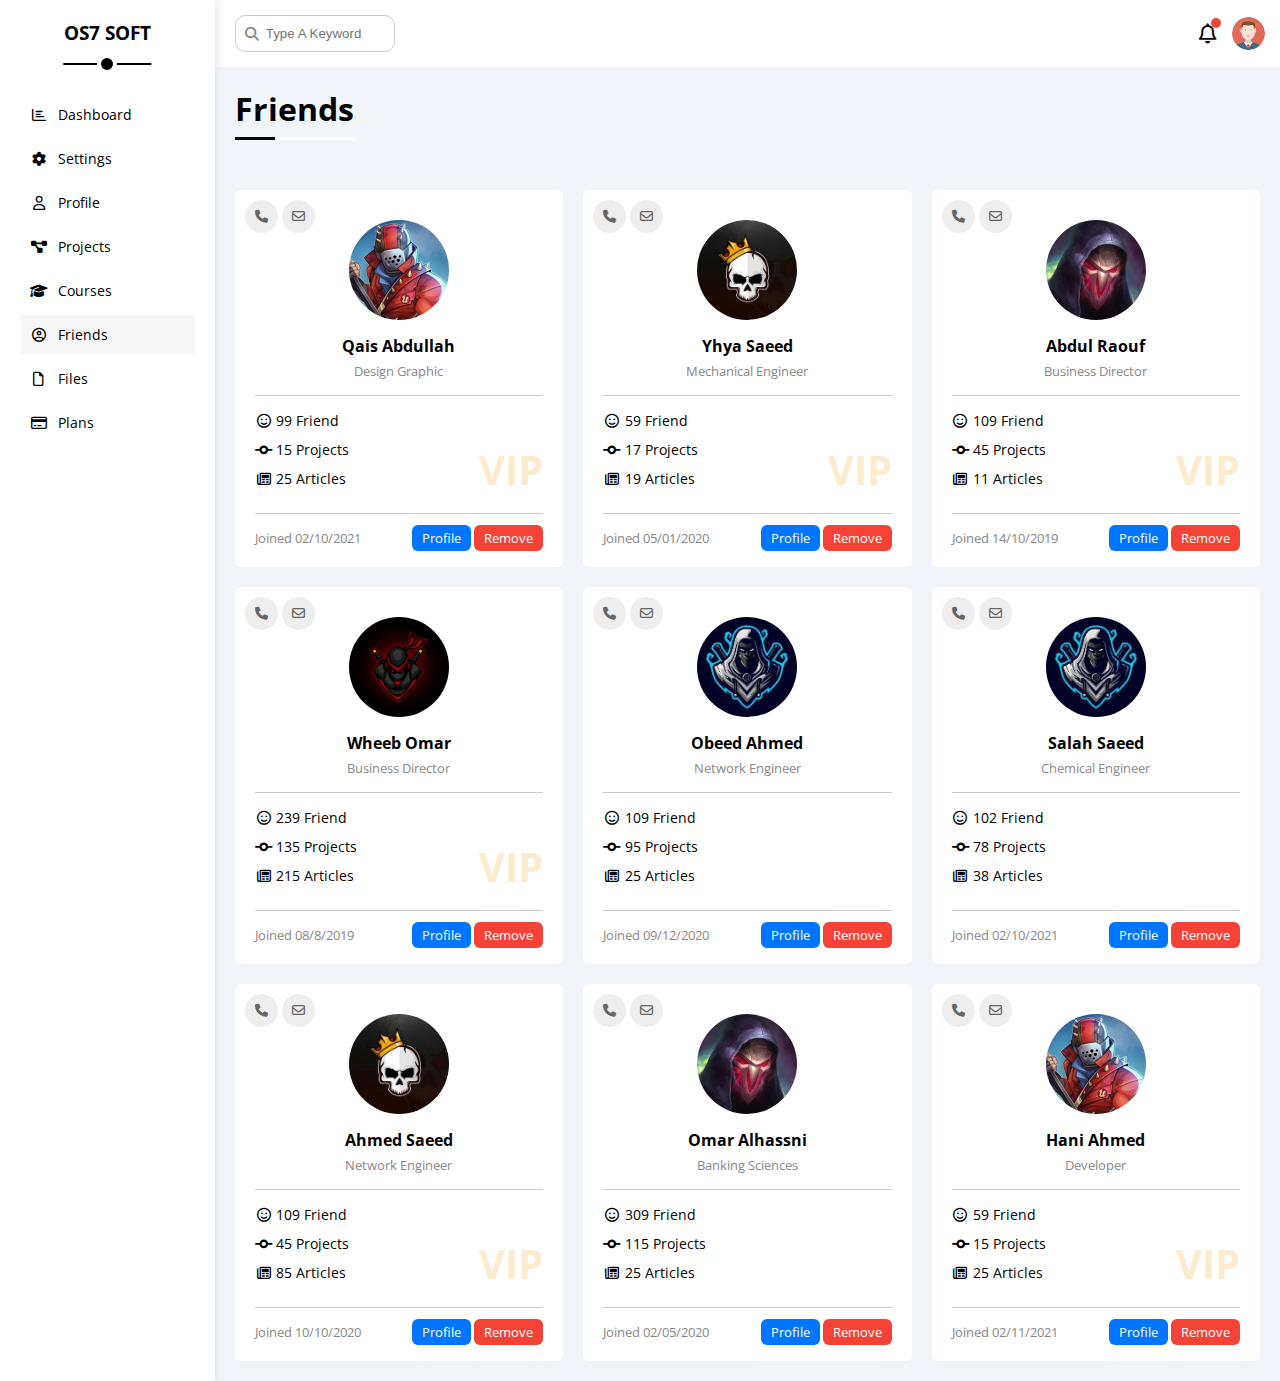
<file: friends.html>
<!DOCTYPE html>
<html lang="en">
  <head>
    <!-- meta basic -->
    <meta charset="UTF-8" />
    <meta http-equiv="X-UA-Compatible" content="IE=edge" />
    <meta name="viewport" content="width=device-width, initial-scale=1.0" />
    <title>Profile</title>
    <!-- Font Awesome 6 Free -->
    <link rel="stylesheet" href="css/all.min.css" />
    <!-- Css file -->
    <link rel="stylesheet" href="css/framework.css" />
    <link rel="stylesheet" href="css/main.css" />
    <!-- Font google -->
    <link rel="preconnect" href="https://fonts.googleapis.com" />
    <link rel="preconnect" href="https://fonts.gstatic.com" crossorigin />
    <link
      href="https://fonts.googleapis.com/css2?family=Open+Sans:wght@300;500&display=swap"
      rel="stylesheet"
    />
  </head>
  <body>
    <div class="page d-flex">
      <!-- Start Sidebar  -->
      <div class="sidebar p-20 bg-white p-relative">
        <h3 class="p-relative text-center mt-0">OS7 SOFT</h3>
        <ul>
          <li>
            <a
              class="d-flex align-center fs-14 c-black rad-6 p-10"
              href="index.html"
            >
              <i class="fa-regular fa-chart-bar fa-fw"></i>
              <span>Dashboard</span>
            </a>
          </li>
          <li>
            <a
              class="d-flex align-center fs-14 c-black rad-6 p-10"
              href=" settings.html"
            >
              <i class="fa-solid fa-gear fa-fw"></i>
              <span>Settings</span>
            </a>
          </li>
          <li>
            <a
              class="d-flex align-center fs-14 c-black rad-6 p-10"
              href="profile.html"
            >
              <i class="fa-regular fa-user fa-fw"></i>
              <span>Profile</span>
            </a>
          </li>
          <li>
            <a
              class="d-flex align-center fs-14 c-black rad-6 p-10"
              href="projects.html"
            >
              <i class="fa-solid fa-diagram-project fa-fw"></i>
              <span>Projects</span>
            </a>
          </li>
          <li>
            <a
              class="d-flex align-center fs-14 c-black rad-6 p-10"
              href="courses.html"
            >
              <i class="fa-solid fa-graduation-cap fa-fw"></i>
              <span>Courses</span>
            </a>
          </li>
          <li>
            <a
              class="active d-flex align-center fs-14 c-black rad-6 p-10"
              href="friends.html"
            >
              <i class="fa-regular fa-circle-user fa-fw"></i>
              <span>Friends</span>
            </a>
          </li>
          <li>
            <a
              class="d-flex align-center fs-14 c-black rad-6 p-10"
              href="files.html"
            >
              <i class="fa-regular fa-file fa-fw"></i>
              <span>Files</span>
            </a>
          </li>
          <li>
            <a
              class="d-flex align-center fs-14 c-black rad-6 p-10"
              href="plans.html"
            >
              <i class="fa-regular fa-credit-card fa-fw"></i>
              <span>Plans</span>
            </a>
          </li>
        </ul>
      </div>
      <!-- End Sidebar  -->

      <!-- Start Content  -->
      <div class="content w-full">
        <!-- Start Header  -->
        <div class="header between-flex bg-white w-full p-15">
          <div class="search p-relative">
            <input class="p-10" type="search" placeholder="Type A Keyword" />
          </div>
          <div class="icons d-flex align-center">
            <span class="p-relative"
              ><i class="fa-regular fa-bell fa-lg"></i
            ></span>
            <img src="image/avatar.png" alt="image" />
          </div>
        </div>
        <!-- End Header -->

        <!-- Start Title -->
        <h1 class="p-relative">Friends</h1>
        <!-- End Title -->

        <!-- Start Friends -->
        <div class="friends-page d-grid gap-2">
          <div class="friend p-20 bg-white b-rad-6 p-relative">
            <div class="contact">
              <i class="fa-solid fa-phone"></i>
              <i class="fa-regular fa-envelope"></i>
            </div>
            <div class="text text-center">
              <img class="mt-10 mb-10" src="image/friend-01.jpg" alt="image" />
              <h4 class="m-0">Qais Abdullah</h4>
              <p class="fs-13 c-gray mt-5 mb-10">Design Graphic</p>
            </div>
            <div class="icon fs-14">
              <div>
                <i class="fa-regular fa-face-smile fa-fw"></i>
                <span> 99 Friend </span>
              </div>
              <div>
                <i class="fa-solid fa-code-commit fa-fw"></i>
                <span> 15 Projects </span>
              </div>
              <div>
                <i class="fa-regular fa-newspaper fa-fw"></i>
                <span> 25 Articles </span>
              </div>
            </div>
            <span class="vip fw-bold c-orange">VIP</span>
            <div class="info fs-13 between-flex">
              <span class="c-gray">Joined 02/10/2021 </span>
              <div>
                <a class="btn-shape bg-blue c-white" href="#">Profile</a>
                <a class="btn-shape bg-red c-white" href="#">Remove</a>
              </div>
            </div>
          </div>
          <div class="friend p-20 bg-white b-rad-6 p-relative">
            <div class="contact">
              <i class="fa-solid fa-phone"></i>
              <i class="fa-regular fa-envelope"></i>
            </div>
            <div class="text text-center">
              <img class="mt-10 mb-10" src="image/friend-05.jpg" alt="image" />
              <h4 class="m-0">Yhya Saeed</h4>
              <p class="fs-13 c-gray mt-5 mb-10">Mechanical Engineer</p>
            </div>
            <div class="icon fs-14">
              <div>
                <i class="fa-regular fa-face-smile fa-fw"></i>
                <span> 59 Friend </span>
              </div>
              <div>
                <i class="fa-solid fa-code-commit fa-fw"></i>
                <span> 17 Projects </span>
              </div>
              <div>
                <i class="fa-regular fa-newspaper fa-fw"></i>
                <span> 19 Articles </span>
              </div>
            </div>
            <span class="vip fw-bold c-orange">VIP</span>
            <div class="info fs-13 between-flex">
              <span class="c-gray">Joined 05/01/2020 </span>
              <div>
                <a class="btn-shape bg-blue c-white" href="#">Profile</a>
                <a class="btn-shape bg-red c-white" href="#">Remove</a>
              </div>
            </div>
          </div>
          <div class="friend p-20 bg-white b-rad-6 p-relative">
            <div class="contact">
              <i class="fa-solid fa-phone"></i>
              <i class="fa-regular fa-envelope"></i>
            </div>
            <div class="text text-center">
              <img class="mt-10 mb-10" src="image/friend-03.jpg" alt="image" />
              <h4 class="m-0">Abdul Raouf</h4>
              <p class="fs-13 c-gray mt-5 mb-10">Business Director</p>
            </div>
            <div class="icon fs-14">
              <div>
                <i class="fa-regular fa-face-smile fa-fw"></i>
                <span> 109 Friend </span>
              </div>
              <div>
                <i class="fa-solid fa-code-commit fa-fw"></i>
                <span> 45 Projects </span>
              </div>
              <div>
                <i class="fa-regular fa-newspaper fa-fw"></i>
                <span> 11 Articles </span>
              </div>
            </div>
            <span class="vip fw-bold c-orange">VIP</span>
            <div class="info fs-13 between-flex">
              <span class="c-gray">Joined 14/10/2019 </span>
              <div>
                <a class="btn-shape bg-blue c-white" href="#">Profile</a>
                <a class="btn-shape bg-red c-white" href="#">Remove</a>
              </div>
            </div>
          </div>
          <div class="friend p-20 bg-white b-rad-6 p-relative">
            <div class="contact">
              <i class="fa-solid fa-phone"></i>
              <i class="fa-regular fa-envelope"></i>
            </div>
            <div class="text text-center">
              <img class="mt-10 mb-10" src="image/friend-04.jpg" alt="image" />
              <h4 class="m-0">Wheeb Omar</h4>
              <p class="fs-13 c-gray mt-5 mb-10">Business Director</p>
            </div>
            <div class="icon fs-14">
              <div>
                <i class="fa-regular fa-face-smile fa-fw"></i>
                <span> 239 Friend </span>
              </div>
              <div>
                <i class="fa-solid fa-code-commit fa-fw"></i>
                <span> 135 Projects </span>
              </div>
              <div>
                <i class="fa-regular fa-newspaper fa-fw"></i>
                <span> 215 Articles </span>
              </div>
            </div>
            <span class="vip fw-bold c-orange">VIP</span>
            <div class="info fs-13 between-flex">
              <span class="c-gray">Joined 08/8/2019 </span>
              <div>
                <a class="btn-shape bg-blue c-white" href="#">Profile</a>
                <a class="btn-shape bg-red c-white" href="#">Remove</a>
              </div>
            </div>
          </div>
          <div class="friend p-20 bg-white b-rad-6 p-relative">
            <div class="contact">
              <i class="fa-solid fa-phone"></i>
              <i class="fa-regular fa-envelope"></i>
            </div>
            <div class="text text-center">
              <img class="mt-10 mb-10" src="image/friend-02.jpg" alt="image" />
              <h4 class="m-0">Obeed Ahmed</h4>
              <p class="fs-13 c-gray mt-5 mb-10">Network Engineer</p>
            </div>
            <div class="icon fs-14">
              <div>
                <i class="fa-regular fa-face-smile fa-fw"></i>
                <span> 109 Friend </span>
              </div>
              <div>
                <i class="fa-solid fa-code-commit fa-fw"></i>
                <span> 95 Projects </span>
              </div>
              <div>
                <i class="fa-regular fa-newspaper fa-fw"></i>
                <span> 25 Articles </span>
              </div>
            </div>
            <div class="info fs-13 between-flex">
              <span class="c-gray">Joined 09/12/2020 </span>
              <div>
                <a class="btn-shape bg-blue c-white" href="#">Profile</a>
                <a class="btn-shape bg-red c-white" href="#">Remove</a>
              </div>
            </div>
          </div>
          <div class="friend p-20 bg-white b-rad-6 p-relative">
            <div class="contact">
              <i class="fa-solid fa-phone"></i>
              <i class="fa-regular fa-envelope"></i>
            </div>
            <div class="text text-center">
              <img class="mt-10 mb-10" src="image/friend-02.jpg" alt="image" />
              <h4 class="m-0">Salah Saeed</h4>
              <p class="fs-13 c-gray mt-5 mb-10">Chemical Engineer</p>
            </div>
            <div class="icon fs-14">
              <div>
                <i class="fa-regular fa-face-smile fa-fw"></i>
                <span> 102 Friend </span>
              </div>
              <div>
                <i class="fa-solid fa-code-commit fa-fw"></i>
                <span> 78 Projects </span>
              </div>
              <div>
                <i class="fa-regular fa-newspaper fa-fw"></i>
                <span> 38 Articles </span>
              </div>
            </div>
            <div class="info fs-13 between-flex">
              <span class="c-gray">Joined 02/10/2021 </span>
              <div>
                <a class="btn-shape bg-blue c-white" href="#">Profile</a>
                <a class="btn-shape bg-red c-white" href="#">Remove</a>
              </div>
            </div>
          </div>
          <div class="friend p-20 bg-white b-rad-6 p-relative">
            <div class="contact">
              <i class="fa-solid fa-phone"></i>
              <i class="fa-regular fa-envelope"></i>
            </div>
            <div class="text text-center">
              <img class="mt-10 mb-10" src="image/friend-05.jpg" alt="image" />
              <h4 class="m-0">Ahmed Saeed</h4>
              <p class="fs-13 c-gray mt-5 mb-10">Network Engineer</p>
            </div>
            <div class="icon fs-14">
              <div>
                <i class="fa-regular fa-face-smile fa-fw"></i>
                <span> 109 Friend </span>
              </div>
              <div>
                <i class="fa-solid fa-code-commit fa-fw"></i>
                <span> 45 Projects </span>
              </div>
              <div>
                <i class="fa-regular fa-newspaper fa-fw"></i>
                <span> 85 Articles </span>
              </div>
            </div>
            <span class="vip fw-bold c-orange">VIP</span>
            <div class="info fs-13 between-flex">
              <span class="c-gray">Joined 10/10/2020 </span>
              <div>
                <a class="btn-shape bg-blue c-white" href="#">Profile</a>
                <a class="btn-shape bg-red c-white" href="#">Remove</a>
              </div>
            </div>
          </div>
          <div class="friend p-20 bg-white b-rad-6 p-relative">
            <div class="contact">
              <i class="fa-solid fa-phone"></i>
              <i class="fa-regular fa-envelope"></i>
            </div>
            <div class="text text-center">
              <img class="mt-10 mb-10" src="image/friend-03.jpg" alt="image" />
              <h4 class="m-0">Omar Alhassni</h4>
              <p class="fs-13 c-gray mt-5 mb-10">Banking Sciences</p>
            </div>
            <div class="icon fs-14">
              <div>
                <i class="fa-regular fa-face-smile fa-fw"></i>
                <span> 309 Friend </span>
              </div>
              <div>
                <i class="fa-solid fa-code-commit fa-fw"></i>
                <span> 115 Projects </span>
              </div>
              <div>
                <i class="fa-regular fa-newspaper fa-fw"></i>
                <span> 25 Articles </span>
              </div>
            </div>
            <div class="info fs-13 between-flex">
              <span class="c-gray">Joined 02/05/2020 </span>
              <div>
                <a class="btn-shape bg-blue c-white" href="#">Profile</a>
                <a class="btn-shape bg-red c-white" href="#">Remove</a>
              </div>
            </div>
          </div>
          <div class="friend p-20 bg-white b-rad-6 p-relative">
            <div class="contact">
              <i class="fa-solid fa-phone"></i>
              <i class="fa-regular fa-envelope"></i>
            </div>
            <div class="text text-center">
              <img class="mt-10 mb-10" src="image/friend-01.jpg" alt="image" />
              <h4 class="m-0">Hani Ahmed</h4>
              <p class="fs-13 c-gray mt-5 mb-10">Developer</p>
            </div>
            <div class="icon fs-14">
              <div>
                <i class="fa-regular fa-face-smile fa-fw"></i>
                <span> 59 Friend </span>
              </div>
              <div>
                <i class="fa-solid fa-code-commit fa-fw"></i>
                <span> 15 Projects </span>
              </div>
              <div>
                <i class="fa-regular fa-newspaper fa-fw"></i>
                <span> 25 Articles </span>
              </div>
            </div>
            <span class="vip fw-bold c-orange">VIP</span>
            <div class="info fs-13 between-flex">
              <span class="c-gray">Joined 02/11/2021 </span>
              <div>
                <a class="btn-shape bg-blue c-white" href="#">Profile</a>
                <a class="btn-shape bg-red c-white" href="#">Remove</a>
              </div>
            </div>
          </div>
        </div>
        <!-- End Friends-->
      </div>
      <!-- End Content  -->
    </div>
  </body>
</html>
</file>
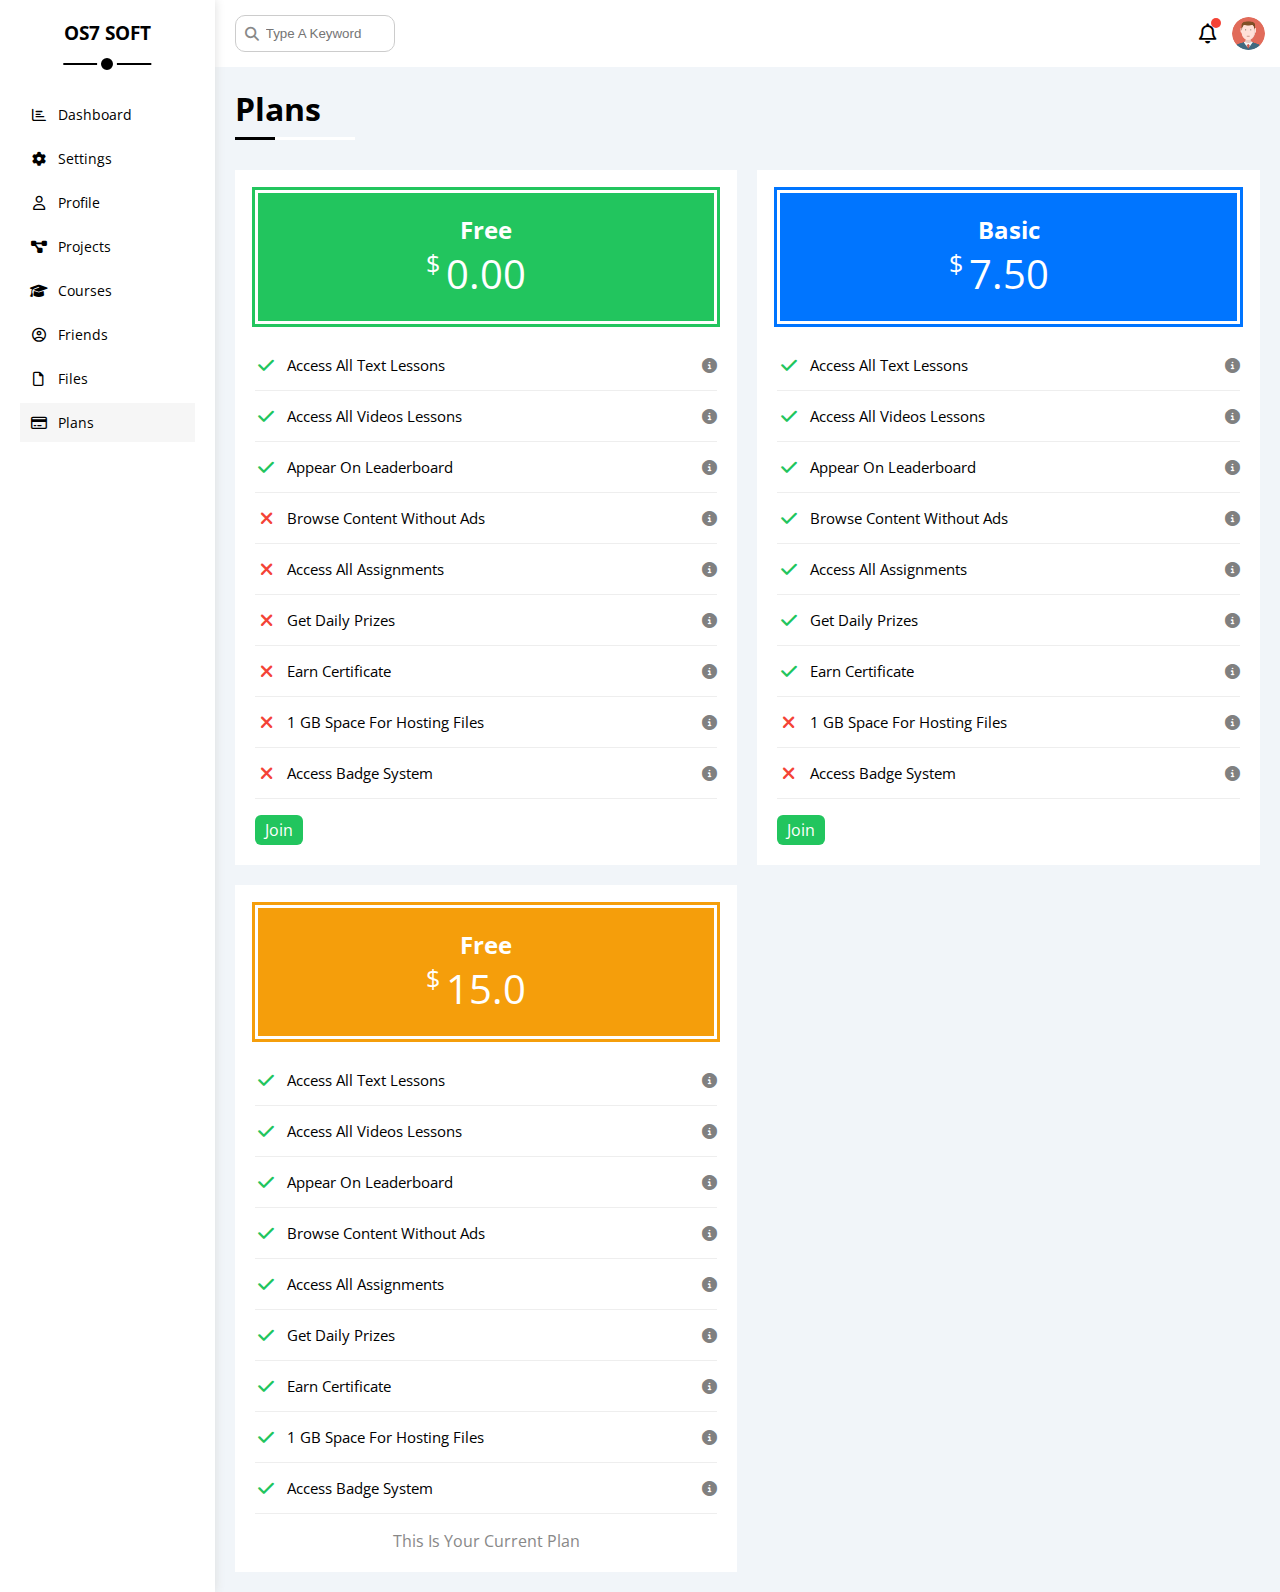
<file: plans.html>
<!DOCTYPE html>
<html lang="en">
  <head>
    <!-- meta basic -->
    <meta charset="UTF-8" />
    <meta http-equiv="X-UA-Compatible" content="IE=edge" />
    <meta name="viewport" content="width=device-width, initial-scale=1.0" />
    <title>Profile</title>
    <!-- Font Awesome 6 Free -->
    <link rel="stylesheet" href="css/all.min.css" />
    <!-- Css file -->
    <link rel="stylesheet" href="css/framework.css" />
    <link rel="stylesheet" href="css/main.css" />
    <!-- Font google -->
    <link rel="preconnect" href="https://fonts.googleapis.com" />
    <link rel="preconnect" href="https://fonts.gstatic.com" crossorigin />
    <link
      href="https://fonts.googleapis.com/css2?family=Open+Sans:wght@300;500&display=swap"
      rel="stylesheet"
    />
  </head>
  <body>
    <div class="page d-flex">
      <!-- Start Sidebar  -->
      <div class="sidebar p-20 bg-white p-relative">
        <h3 class="p-relative text-center mt-0">OS7 SOFT</h3>
        <ul>
          <li>
            <a
              class="d-flex align-center fs-14 c-black rad-6 p-10"
              href="index.html"
            >
              <i class="fa-regular fa-chart-bar fa-fw"></i>
              <span>Dashboard</span>
            </a>
          </li>
          <li>
            <a
              class="d-flex align-center fs-14 c-black rad-6 p-10"
              href=" settings.html"
            >
              <i class="fa-solid fa-gear fa-fw"></i>
              <span>Settings</span>
            </a>
          </li>
          <li>
            <a
              class="d-flex align-center fs-14 c-black rad-6 p-10"
              href="profile.html"
            >
              <i class="fa-regular fa-user fa-fw"></i>
              <span>Profile</span>
            </a>
          </li>
          <li>
            <a
              class="d-flex align-center fs-14 c-black rad-6 p-10"
              href="projects.html"
            >
              <i class="fa-solid fa-diagram-project fa-fw"></i>
              <span>Projects</span>
            </a>
          </li>
          <li>
            <a
              class="d-flex align-center fs-14 c-black rad-6 p-10"
              href="courses.html"
            >
              <i class="fa-solid fa-graduation-cap fa-fw"></i>
              <span>Courses</span>
            </a>
          </li>
          <li>
            <a
              class="d-flex align-center fs-14 c-black rad-6 p-10"
              href="friends.html"
            >
              <i class="fa-regular fa-circle-user fa-fw"></i>
              <span>Friends</span>
            </a>
          </li>
          <li>
            <a
              class="d-flex align-center fs-14 c-black rad-6 p-10"
              href="files.html"
            >
              <i class="fa-regular fa-file fa-fw"></i>
              <span>Files</span>
            </a>
          </li>
          <li>
            <a
              class="active d-flex align-center fs-14 c-black rad-6 p-10"
              href="plans.html"
            >
              <i class="fa-regular fa-credit-card fa-fw"></i>
              <span>Plans</span>
            </a>
          </li>
        </ul>
      </div>
      <!-- End Sidebar  -->

      <!-- Start Content  -->
      <div class="content w-full">
        <!-- Start Header  -->
        <div class="header between-flex bg-white w-full p-15">
          <div class="search p-relative">
            <input class="p-10" type="search" placeholder="Type A Keyword" />
          </div>
          <div class="icons d-flex align-center">
            <span class="p-relative"
              ><i class="fa-regular fa-bell fa-lg"></i
            ></span>
            <img src="image/avatar.png" alt="image" />
          </div>
        </div>
        <!-- End Header -->

        <!-- Start Title -->
        <h1 class="p-relative">Plans</h1>
        <!-- End Title -->

        <!-- Start Files -->
        <div class="plans-page d-grid gap-2">
          <div class="plan green bg-white p-20">
            <div class="top bg-green text-center c-white p-20">
              <h2 class="m-0">Free</h2>
              <div>
                <span>$</span>
                0.00
              </div>
            </div>
            <ul>
              <li>
                <i class="fa-solid fa-check fa-fw yes"></i>
                <span>Access All Text Lessons</span>
                <i class="fa-solid fa-circle-info help"></i>
              </li>
              <li>
                <i class="fa-solid fa-check fa-fw yes"></i>
                <span>Access All Videos Lessons</span>
                <i class="fa-solid fa-circle-info help"></i>
              </li>
              <li>
                <i class="fa-solid fa-check fa-fw yes"></i>
                <span>Appear On Leaderboard</span>
                <i class="fa-solid fa-circle-info help"></i>
              </li>
              <li>
                <i class="fa-solid fa-xmark fa-fw"></i>
                <span>Browse Content Without Ads</span>
                <i class="fa-solid fa-circle-info help"></i>
              </li>
              <li>
                <i class="fa-solid fa-xmark fa-fw"></i>
                <span>Access All Assignments</span>
                <i class="fa-solid fa-circle-info help"></i>
              </li>
              <li>
                <i class="fa-solid fa-xmark fa-fw"></i>
                <span>Get Daily Prizes</span>
                <i class="fa-solid fa-circle-info help"></i>
              </li>
              <li>
                <i class="fa-solid fa-xmark fa-fw"></i>
                <span>Earn Certificate</span>
                <i class="fa-solid fa-circle-info help"></i>
              </li>
              <li>
                <i class="fa-solid fa-xmark fa-fw"></i>
                <span>1 GB Space For Hosting Files</span>
                <i class="fa-solid fa-circle-info help"></i>
              </li>
              <li>
                <i class="fa-solid fa-xmark fa-fw"></i>
                <span>Access Badge System</span>
                <i class="fa-solid fa-circle-info help"></i>
              </li>
            </ul>
            <a href="#" class="btn-shape bg-green c-white d-block w-fit"
              >Join</a
            >
          </div>
          <div class="plan blue bg-white p-20">
            <div class="top bg-blue text-center c-white p-20">
              <h2 class="m-0">Basic</h2>
              <div>
                <span>$</span>
                7.50
              </div>
            </div>
            <ul class="p-0">
              <li>
                <i class="fa-solid fa-check fa-fw yes"></i>
                <span>Access All Text Lessons</span>
                <i class="fa-solid fa-circle-info help"></i>
              </li>
              <li>
                <i class="fa-solid fa-check fa-fw yes"></i>
                <span>Access All Videos Lessons</span>
                <i class="fa-solid fa-circle-info help"></i>
              </li>
              <li>
                <i class="fa-solid fa-check fa-fw yes"></i>
                <span>Appear On Leaderboard</span>
                <i class="fa-solid fa-circle-info help"></i>
              </li>
              <li>
                <i class="fa-solid fa-check fa-fw yes"></i>
                <span>Browse Content Without Ads</span>
                <i class="fa-solid fa-circle-info help"></i>
              </li>
              <li>
                <i class="fa-solid fa-check fa-fw yes"></i>
                <span>Access All Assignments</span>
                <i class="fa-solid fa-circle-info help"></i>
              </li>
              <li>
                <i class="fa-solid fa-check fa-fw yes"></i>
                <span>Get Daily Prizes</span>
                <i class="fa-solid fa-circle-info help"></i>
              </li>
              <li>
                <i class="fa-solid fa-check fa-fw yes"></i>
                <span>Earn Certificate</span>
                <i class="fa-solid fa-circle-info help"></i>
              </li>
              <li>
                <i class="fa-solid fa-xmark fa-fw"></i>
                <span>1 GB Space For Hosting Files</span>
                <i class="fa-solid fa-circle-info help"></i>
              </li>
              <li>
                <i class="fa-solid fa-xmark fa-fw"></i>
                <span>Access Badge System</span>
                <i class="fa-solid fa-circle-info help"></i>
              </li>
            </ul>
            <a href="#" class="btn-shape bg-green c-white d-block w-fit"
              >Join</a
            >
          </div>
          <div class="plan orange bg-white p-20">
            <div class="top bg-orange text-center c-white p-20">
              <h2 class="m-0">Free</h2>
              <div>
                <span>$</span>
                15.0
              </div>
            </div>
            <ul class="list-none p-0">
              <li>
                <i class="fa-solid fa-check fa-fw yes"></i>
                <span>Access All Text Lessons</span>
                <i class="fa-solid fa-circle-info help"></i>
              </li>
              <li>
                <i class="fa-solid fa-check fa-fw yes"></i>
                <span>Access All Videos Lessons</span>
                <i class="fa-solid fa-circle-info help"></i>
              </li>
              <li>
                <i class="fa-solid fa-check fa-fw yes"></i>
                <span>Appear On Leaderboard</span>
                <i class="fa-solid fa-circle-info help"></i>
              </li>
              <li>
                <i class="fa-solid fa-check fa-fw yes"></i>
                <span>Browse Content Without Ads</span>
                <i class="fa-solid fa-circle-info help"></i>
              </li>
              <li>
                <i class="fa-solid fa-check fa-fw yes"></i>
                <span>Access All Assignments</span>
                <i class="fa-solid fa-circle-info help"></i>
              </li>
              <li>
                <i class="fa-solid fa-check fa-fw yes"></i>
                <span>Get Daily Prizes</span>
                <i class="fa-solid fa-circle-info help"></i>
              </li>
              <li>
                <i class="fa-solid fa-check fa-fw yes"></i>
                <span>Earn Certificate</span>
                <i class="fa-solid fa-circle-info help"></i>
              </li>
              <li>
                <i class="fa-solid fa-check fa-fw yes"></i>
                <span>1 GB Space For Hosting Files</span>
                <i class="fa-solid fa-circle-info help"></i>
              </li>
              <li>
                <i class="fa-solid fa-check fa-fw yes"></i>
                <span>Access Badge System</span>
                <i class="fa-solid fa-circle-info help"></i>
              </li>
            </ul>
            <p class="c-gray m-0 text-center">This Is Your Current Plan</p>
          </div>
        </div>

        <!-- End Files-->
      </div>
      <!-- End Content  -->
    </div>
  </body>
</html>
</file>
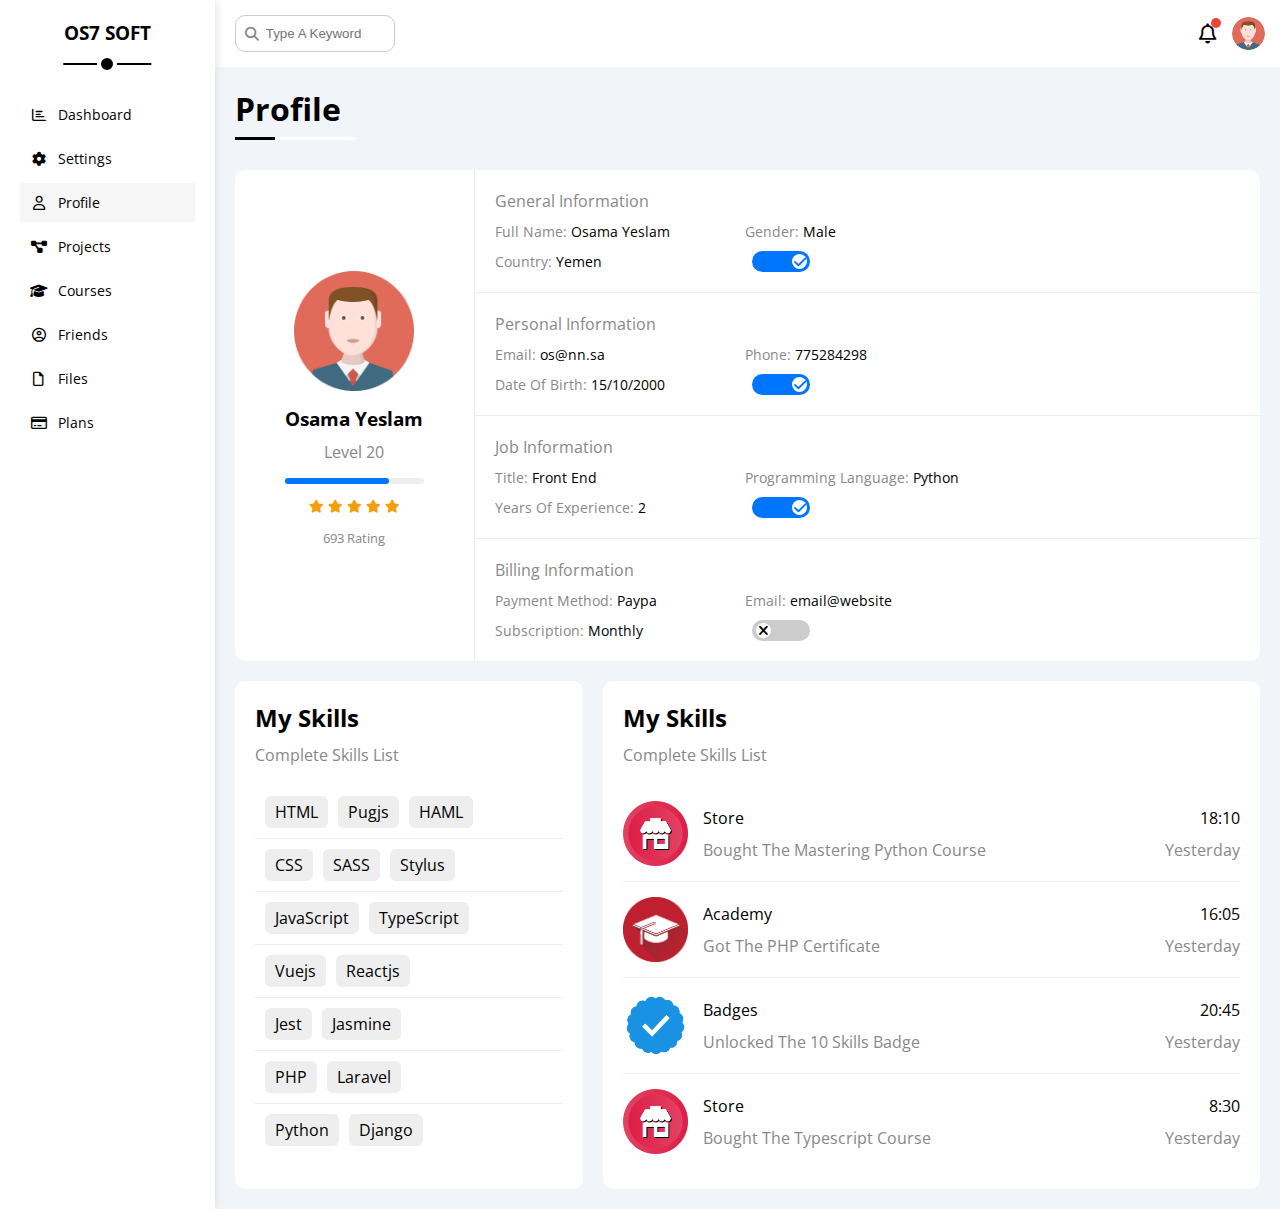
<file: profile.html>
<!DOCTYPE html>
<html lang="en">
  <head>
    <!-- meta basic -->
    <meta charset="UTF-8" />
    <meta http-equiv="X-UA-Compatible" content="IE=edge" />
    <meta name="viewport" content="width=device-width, initial-scale=1.0" />
    <title>Profile</title>
    <!-- Font Awesome 6 Free -->
    <link rel="stylesheet" href="css/all.min.css" />
    <!-- Css file -->
    <link rel="stylesheet" href="css/framework.css" />
    <link rel="stylesheet" href="css/main.css" />
    <!-- Font google -->
    <link rel="preconnect" href="https://fonts.googleapis.com" />
    <link rel="preconnect" href="https://fonts.gstatic.com" crossorigin />
    <link
      href="https://fonts.googleapis.com/css2?family=Open+Sans:wght@300;500&display=swap"
      rel="stylesheet"
    />
  </head>
  <body>
    <div class="page d-flex">
      <!-- Start Sidebar  -->
      <div class="sidebar p-20 bg-white p-relative">
        <h3 class="p-relative text-center mt-0">OS7 SOFT</h3>
        <ul>
          <li>
            <a
              class="d-flex align-center fs-14 c-black rad-6 p-10"
              href="index.html"
            >
              <i class="fa-regular fa-chart-bar fa-fw"></i>
              <span>Dashboard</span>
            </a>
          </li>
          <li>
            <a
              class="d-flex align-center fs-14 c-black rad-6 p-10"
              href=" settings.html"
            >
              <i class="fa-solid fa-gear fa-fw"></i>
              <span>Settings</span>
            </a>
          </li>
          <li>
            <a
              class="active d-flex align-center fs-14 c-black rad-6 p-10"
              href="profile.html"
            >
              <i class="fa-regular fa-user fa-fw"></i>
              <span>Profile</span>
            </a>
          </li>
          <li>
            <a
              class="d-flex align-center fs-14 c-black rad-6 p-10"
              href="projects.html"
            >
              <i class="fa-solid fa-diagram-project fa-fw"></i>
              <span>Projects</span>
            </a>
          </li>
          <li>
            <a
              class="d-flex align-center fs-14 c-black rad-6 p-10"
              href="courses.html"
            >
              <i class="fa-solid fa-graduation-cap fa-fw"></i>
              <span>Courses</span>
            </a>
          </li>
          <li>
            <a
              class="d-flex align-center fs-14 c-black rad-6 p-10"
              href="friends.html"
            >
              <i class="fa-regular fa-circle-user fa-fw"></i>
              <span>Friends</span>
            </a>
          </li>
          <li>
            <a
              class="d-flex align-center fs-14 c-black rad-6 p-10"
              href="files.html"
            >
              <i class="fa-regular fa-file fa-fw"></i>
              <span>Files</span>
            </a>
          </li>
          <li>
            <a
              class="d-flex align-center fs-14 c-black rad-6 p-10"
              href="plans.html"
            >
              <i class="fa-regular fa-credit-card fa-fw"></i>
              <span>Plans</span>
            </a>
          </li>
        </ul>
      </div>
      <!-- End Sidebar  -->

      <!-- Start Content  -->
      <div class="content w-full">
        <!-- Start Header  -->
        <div class="header between-flex bg-white w-full p-15">
          <div class="search p-relative">
            <input class="p-10" type="search" placeholder="Type A Keyword" />
          </div>
          <div class="icons d-flex align-center">
            <span class="p-relative"
              ><i class="fa-regular fa-bell fa-lg"></i
            ></span>
            <img src="image/avatar.png" alt="image" />
          </div>
        </div>
        <!-- End Header -->

        <!-- Start Title -->
        <h1 class="p-relative">Profile</h1>
        <!-- End Title -->

        <!-- Start Profile  -->
        <div class="profile-page m-20">
          <!-- Start Overviwe -->
          <div class="overviwe bg-white b-rad-10 d-flex align-center">
            <div class="avater-box p-20 text-center">
              <img class="mb-10" src="image/avatar.png" alt="image" />
              <h3 class="m-0">Osama Yeslam</h3>
              <p class="c-gray mt-10 mb-15">Level 20</p>
              <div class="progress p-relative b-rad-10">
                <span class="bg-blue b-rad-10" style="width: 75%"></span>
              </div>
              <div class="rate mt-10 mb-10">
                <i class="fa-solid fa-star c-orange fs-13"></i>
                <i class="fa-solid fa-star c-orange fs-13"></i>
                <i class="fa-solid fa-star c-orange fs-13"></i>
                <i class="fa-solid fa-star c-orange fs-13"></i>
                <i class="fa-solid fa-star c-orange fs-13"></i>
              </div>
              <p class="c-gray fs-13">693 Rating</p>
            </div>
            <div class="info-box w-full text-center-mobile">
              <div class="box p-20 d-flex align-center">
                <h4 class="c-gray w-full m-0">General Information</h4>
                <div class="mb-10 fs-14">
                  <span class="c-gray">Full Name: </span
                  ><span>Osama Yeslam</span>
                </div>
                <div class="mb-10 fs-14">
                  <span class="c-gray">Gender: </span><span>Male</span>
                </div>
                <div class="mb-10 fs-14">
                  <span class="c-gray">Country: </span>
                  <span>Yemen</span>
                </div>
                <div class="mb-10 fs-14">
                  <label class="d-flex align-center">
                    <input class="toggle-checkbox" type="checkbox" checked />
                    <div class="toggle-switch"></div>
                  </label>
                </div>
              </div>
              <div class="box p-20 d-flex align-center">
                <h4 class="c-gray w-full m-0">Personal Information</h4>
                <div class="mb-10 fs-14">
                  <span class="c-gray">Email: </span><span>os@nn.sa</span>
                </div>
                <div class="mb-10 fs-14">
                  <span class="c-gray">Phone: </span><span>775284298</span>
                </div>
                <div class="mb-10 fs-14">
                  <span class="c-gray">Date Of Birth: </span>
                  <span>15/10/2000</span>
                </div>
                <div class="mb-10 fs-14">
                  <label class="d-flex align-center">
                    <input class="toggle-checkbox" type="checkbox" checked />
                    <div class="toggle-switch"></div>
                  </label>
                </div>
              </div>
              <div class="box p-20 d-flex align-center">
                <h4 class="c-gray w-full m-0">Job Information</h4>
                <div class="mb-10 fs-14">
                  <span class="c-gray">Title: </span><span>Front End</span>
                </div>
                <div class="mb-10 fs-14">
                  <span class="c-gray">Programming Language: </span
                  ><span>Python</span>
                </div>
                <div class="mb-10 fs-14">
                  <span class="c-gray">Years Of Experience: </span>
                  <span>2</span>
                </div>
                <div class="mb-10 fs-14">
                  <label class="d-flex align-center">
                    <input class="toggle-checkbox" type="checkbox" checked />
                    <div class="toggle-switch"></div>
                  </label>
                </div>
              </div>
              <div class="box p-20 d-flex align-center">
                <h4 class="c-gray w-full m-0">Billing Information</h4>
                <div class="mb-10 fs-14">
                  <span class="c-gray">Payment Method: </span
                  ><span> Paypa</span>
                </div>
                <div class="mb-10 fs-14">
                  <span class="c-gray"> Email: </span><span>email@website</span>
                </div>
                <div class="mb-10 fs-14">
                  <span class="c-gray">Subscription: </span>
                  <span>Monthly</span>
                </div>
                <div class="mb-10 fs-14">
                  <label class="d-flex align-center">
                    <input class="toggle-checkbox" type="checkbox" />
                    <div class="toggle-switch"></div>
                  </label>
                </div>
              </div>
            </div>
          </div>
          <!-- End Overviwe -->
          <!-- Start Other Data -->
          <div class="other-data d-flex gap-2">
            <div class="my-skills bg-white b-rad-10 p-20 mt-20">
              <h2 class="m-0">My Skills</h2>
              <p class="c-gray mt-10 mb-20">Complete Skills List</p>
              <ul class="m-0 text-center-mobile">
                <li><span>HTML</span><span>Pugjs</span><span>HAML</span></li>
                <li><span>CSS</span><span>SASS</span><span>Stylus</span></li>
                <li><span>JavaScript</span><span>TypeScript</span></li>
                <li><span>Vuejs</span><span>Reactjs</span></li>
                <li><span>Jest</span><span>Jasmine</span></li>
                <li><span>PHP</span><span>Laravel</span></li>
                <li><span>Python</span><span>Django</span></li>
              </ul>
            </div>
            <div class="activities bg-white b-rad-10 p-20 mt-20">
              <h2 class="m-0">My Skills</h2>
              <p class="c-gray mt-10 mb-20">Complete Skills List</p>
              <div class="activty d-flex align-center">
                <img src="image/activity-01.png" alt="image" />
                <div class="info">
                  <span class="d-block mb-10">Store</span>
                  <span class="c-gray">Bought The Mastering Python Course</span>
                </div>
                <div class="date">
                  <span class="d-block mb-10">18:10 </span>
                  <span class="c-gray">Yesterday</span>
                </div>
              </div>
              <div class="activty d-flex align-center">
                <img src="image/activity-02.png" alt="image" />
                <div class="info">
                  <span class="d-block mb-10">Academy</span>
                  <span class="c-gray">Got The PHP Certificate</span>
                </div>
                <div class="date">
                  <span class="d-block mb-10">16:05 </span>
                  <span class="c-gray">Yesterday</span>
                </div>
              </div>
              <div class="activty d-flex align-center">
                <img src="image/activity-03.png" alt="image" />
                <div class="info">
                  <span class="d-block mb-10">Badges</span>
                  <span class="c-gray">Unlocked The 10 Skills Badge </span>
                </div>
                <div class="date">
                  <span class="d-block mb-10">20:45 </span>
                  <span class="c-gray">Yesterday</span>
                </div>
              </div>
              <div class="activty d-flex align-center">
                <img src="image/activity-01.png" alt="image" />
                <div class="info">
                  <span class="d-block mb-10">Store</span>
                  <span class="c-gray">Bought The Typescript Course </span>
                </div>
                <div class="date">
                  <span class="d-block mb-10">8:30 </span>
                  <span class="c-gray">Yesterday</span>
                </div>
              </div>
            </div>
          </div>
          <!-- End Other Data -->
        </div>
        <!-- End Profile -->
      </div>
      <!-- End Content  -->
    </div>
  </body>
</html>
</file>
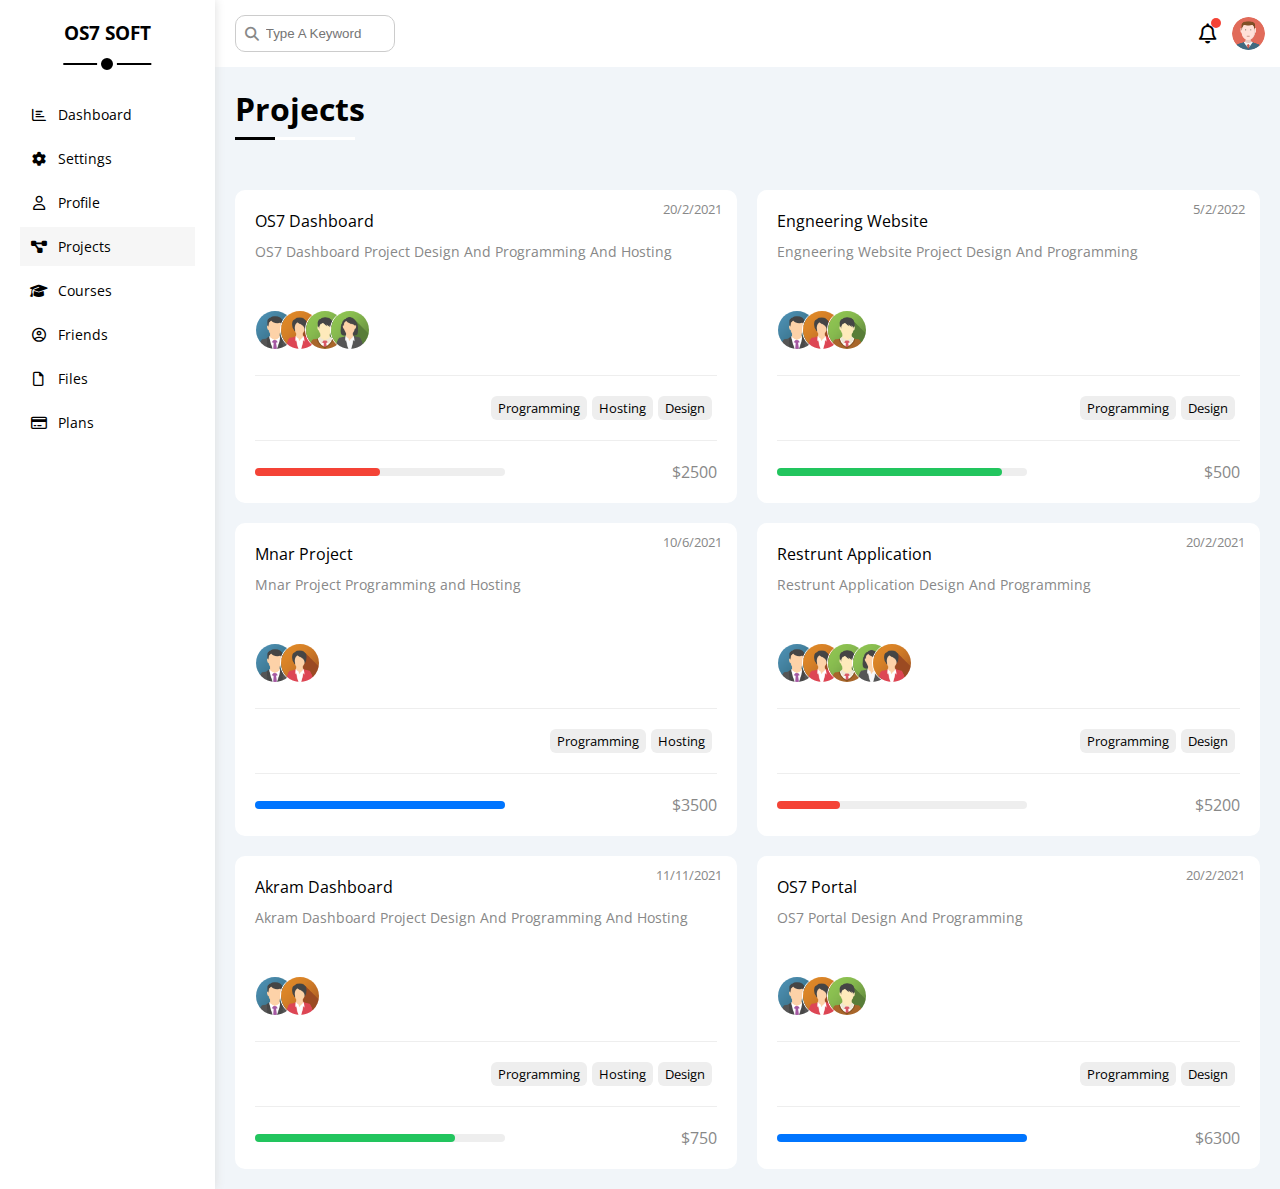
<file: projects.html>
<!DOCTYPE html>
<html lang="en">
  <head>
    <!-- meta basic -->
    <meta charset="UTF-8" />
    <meta http-equiv="X-UA-Compatible" content="IE=edge" />
    <meta name="viewport" content="width=device-width, initial-scale=1.0" />
    <title>Profile</title>
    <!-- Font Awesome 6 Free -->
    <link rel="stylesheet" href="css/all.min.css" />
    <!-- Css file -->
    <link rel="stylesheet" href="css/framework.css" />
    <link rel="stylesheet" href="css/main.css" />
    <!-- Font google -->
    <link rel="preconnect" href="https://fonts.googleapis.com" />
    <link rel="preconnect" href="https://fonts.gstatic.com" crossorigin />
    <link
      href="https://fonts.googleapis.com/css2?family=Open+Sans:wght@300;500&display=swap"
      rel="stylesheet"
    />
  </head>
  <body>
    <div class="page d-flex">
      <!-- Start Sidebar  -->
      <div class="sidebar p-20 bg-white p-relative">
        <h3 class="p-relative text-center mt-0">OS7 SOFT</h3>
        <ul>
          <li>
            <a
              class="d-flex align-center fs-14 c-black rad-6 p-10"
              href="index.html"
            >
              <i class="fa-regular fa-chart-bar fa-fw"></i>
              <span>Dashboard</span>
            </a>
          </li>
          <li>
            <a
              class="d-flex align-center fs-14 c-black rad-6 p-10"
              href=" settings.html"
            >
              <i class="fa-solid fa-gear fa-fw"></i>
              <span>Settings</span>
            </a>
          </li>
          <li>
            <a
              class="d-flex align-center fs-14 c-black rad-6 p-10"
              href="profile.html"
            >
              <i class="fa-regular fa-user fa-fw"></i>
              <span>Profile</span>
            </a>
          </li>
          <li>
            <a
              class="active d-flex align-center fs-14 c-black rad-6 p-10"
              href="projects.html"
            >
              <i class="fa-solid fa-diagram-project fa-fw"></i>
              <span>Projects</span>
            </a>
          </li>
          <li>
            <a
              class="d-flex align-center fs-14 c-black rad-6 p-10"
              href="courses.html"
            >
              <i class="fa-solid fa-graduation-cap fa-fw"></i>
              <span>Courses</span>
            </a>
          </li>
          <li>
            <a
              class="d-flex align-center fs-14 c-black rad-6 p-10"
              href="friends.html"
            >
              <i class="fa-regular fa-circle-user fa-fw"></i>
              <span>Friends</span>
            </a>
          </li>
          <li>
            <a
              class="d-flex align-center fs-14 c-black rad-6 p-10"
              href="files.html"
            >
              <i class="fa-regular fa-file fa-fw"></i>
              <span>Files</span>
            </a>
          </li>
          <li>
            <a
              class="d-flex align-center fs-14 c-black rad-6 p-10"
              href="plans.html"
            >
              <i class="fa-regular fa-credit-card fa-fw"></i>
              <span>Plans</span>
            </a>
          </li>
        </ul>
      </div>
      <!-- End Sidebar  -->

      <!-- Start Content  -->
      <div class="content w-full">
        <!-- Start Header  -->
        <div class="header between-flex bg-white w-full p-15">
          <div class="search p-relative">
            <input class="p-10" type="search" placeholder="Type A Keyword" />
          </div>
          <div class="icons d-flex align-center">
            <span class="p-relative"
              ><i class="fa-regular fa-bell fa-lg"></i
            ></span>
            <img src="image/avatar.png" alt="image" />
          </div>
        </div>
        <!-- End Header -->

        <!-- Start Title -->
        <h1 class="p-relative">Projects</h1>
        <!-- End Title -->

        <!-- Start Projects -->
        <div class="projects-page d-grid gap-2">
          <div class="project bg-white b-rad-10 p-20 p-relative">
            <span class="date c-gray fs-13">20/2/2021</span>
            <h4 class="m-0">OS7 Dashboard</h4>
            <p class="c-gray fs-14 mt-10">
              OS7 Dashboard Project Design And Programming And Hosting
            </p>
            <div class="team d-flex">
              <a><img src="image/team-01.png" alt="image" /></a>
              <a><img src="image/team-04.png" alt="image" /></a>
              <a><img src="image/team-03.png" alt="image" /></a>
              <a><img src="image/team-02.png" alt="image" /></a>
            </div>
            <div class="do d-flex">
              <span>Programming</span>
              <span>Hosting</span>
              <span>Design</span>
            </div>
            <div class="info between-flex mt-20 pt-20">
              <div class="progress bg-eee b-rad-10 p-relative">
                <span class="bg-red b-rad-10" style="width: 50%"></span>
              </div>
              <span class="c-gray">$2500</span>
            </div>
          </div>
          <div class="project bg-white b-rad-10 p-20 p-relative">
            <span class="date c-gray fs-13">5/2/2022</span>
            <h4 class="m-0">Engneering Website</h4>
            <p class="c-gray fs-14 mt-10">
              Engneering Website Project Design And Programming
            </p>
            <div class="team d-flex">
              <a><img src="image/team-01.png" alt="image" /></a>
              <a><img src="image/team-04.png" alt="image" /></a>
              <a><img src="image/team-03.png" alt="image" /></a>
            </div>
            <div class="do d-flex">
              <span>Programming</span>
              <span>Design</span>
            </div>
            <div class="info between-flex mt-20 pt-20">
              <div class="progress bg-eee b-rad-10 p-relative">
                <span class="bg-green b-rad-10" style="width: 90%"></span>
              </div>
              <span class="c-gray">$500</span>
            </div>
          </div>
          <div class="project bg-white b-rad-10 p-20 p-relative">
            <span class="date c-gray fs-13">10/6/2021</span>
            <h4 class="m-0">Mnar Project</h4>
            <p class="c-gray fs-14 mt-10">
              Mnar Project Programming and Hosting
            </p>
            <div class="team d-flex">
              <a><img src="image/team-01.png" alt="image" /></a>
              <a><img src="image/team-04.png" alt="image" /></a>
            </div>
            <div class="do d-flex">
              <span>Programming</span>
              <span>Hosting</span>
            </div>
            <div class="info between-flex mt-20 pt-20">
              <div class="progress bg-eee b-rad-10 p-relative">
                <span class="bg-blue b-rad-10" style="width: 100%"></span>
              </div>
              <span class="c-gray">$3500</span>
            </div>
          </div>
          <div class="project bg-white b-rad-10 p-20 p-relative">
            <span class="date c-gray fs-13">20/2/2021</span>
            <h4 class="m-0">Restrunt Application</h4>
            <p class="c-gray fs-14 mt-10">
              Restrunt Application Design And Programming
            </p>
            <div class="team d-flex">
              <a><img src="image/team-01.png" alt="image" /></a>
              <a><img src="image/team-04.png" alt="image" /></a>
              <a><img src="image/team-03.png" alt="image" /></a>
              <a><img src="image/team-02.png" alt="image" /></a>
              <a><img src="image/team-04.png" alt="image" /></a>
            </div>
            <div class="do d-flex">
              <span>Programming</span>
              <span>Design</span>
            </div>
            <div class="info between-flex mt-20 pt-20">
              <div class="progress bg-eee b-rad-10 p-relative">
                <span class="bg-red b-rad-10" style="width: 25%"></span>
              </div>
              <span class="c-gray">$5200</span>
            </div>
          </div>
          <div class="project bg-white b-rad-10 p-20 p-relative">
            <span class="date c-gray fs-13">11/11/2021</span>
            <h4 class="m-0">Akram Dashboard</h4>
            <p class="c-gray fs-14 mt-10">
              Akram Dashboard Project Design And Programming And Hosting
            </p>
            <div class="team d-flex">
              <a><img src="image/team-01.png" alt="image" /></a>
              <a><img src="image/team-04.png" alt="image" /></a>
            </div>
            <div class="do d-flex">
              <span>Programming</span>
              <span>Hosting</span>
              <span>Design</span>
            </div>
            <div class="info between-flex mt-20 pt-20">
              <div class="progress bg-eee b-rad-10 p-relative">
                <span class="bg-green b-rad-10" style="width: 80%"></span>
              </div>
              <span class="c-gray">$750</span>
            </div>
          </div>
          <div class="project bg-white b-rad-10 p-20 p-relative">
            <span class="date c-gray fs-13">20/2/2021</span>
            <h4 class="m-0">OS7 Portal</h4>
            <p class="c-gray fs-14 mt-10">OS7 Portal Design And Programming</p>
            <div class="team d-flex">
              <a><img src="image/team-01.png" alt="image" /></a>
              <a><img src="image/team-04.png" alt="image" /></a>
              <a><img src="image/team-03.png" alt="image" /></a>
            </div>
            <div class="do d-flex">
              <span>Programming</span>
              <span>Design</span>
            </div>
            <div class="info between-flex mt-20 pt-20">
              <div class="progress bg-eee b-rad-10 p-relative">
                <span class="bg-blue b-rad-10" style="width: 100%"></span>
              </div>
              <span class="c-gray">$6300</span>
            </div>
          </div>
        </div>
        <!-- End Projects -->
      </div>
      <!-- End Content  -->
    </div>
  </body>
</html>
</file>
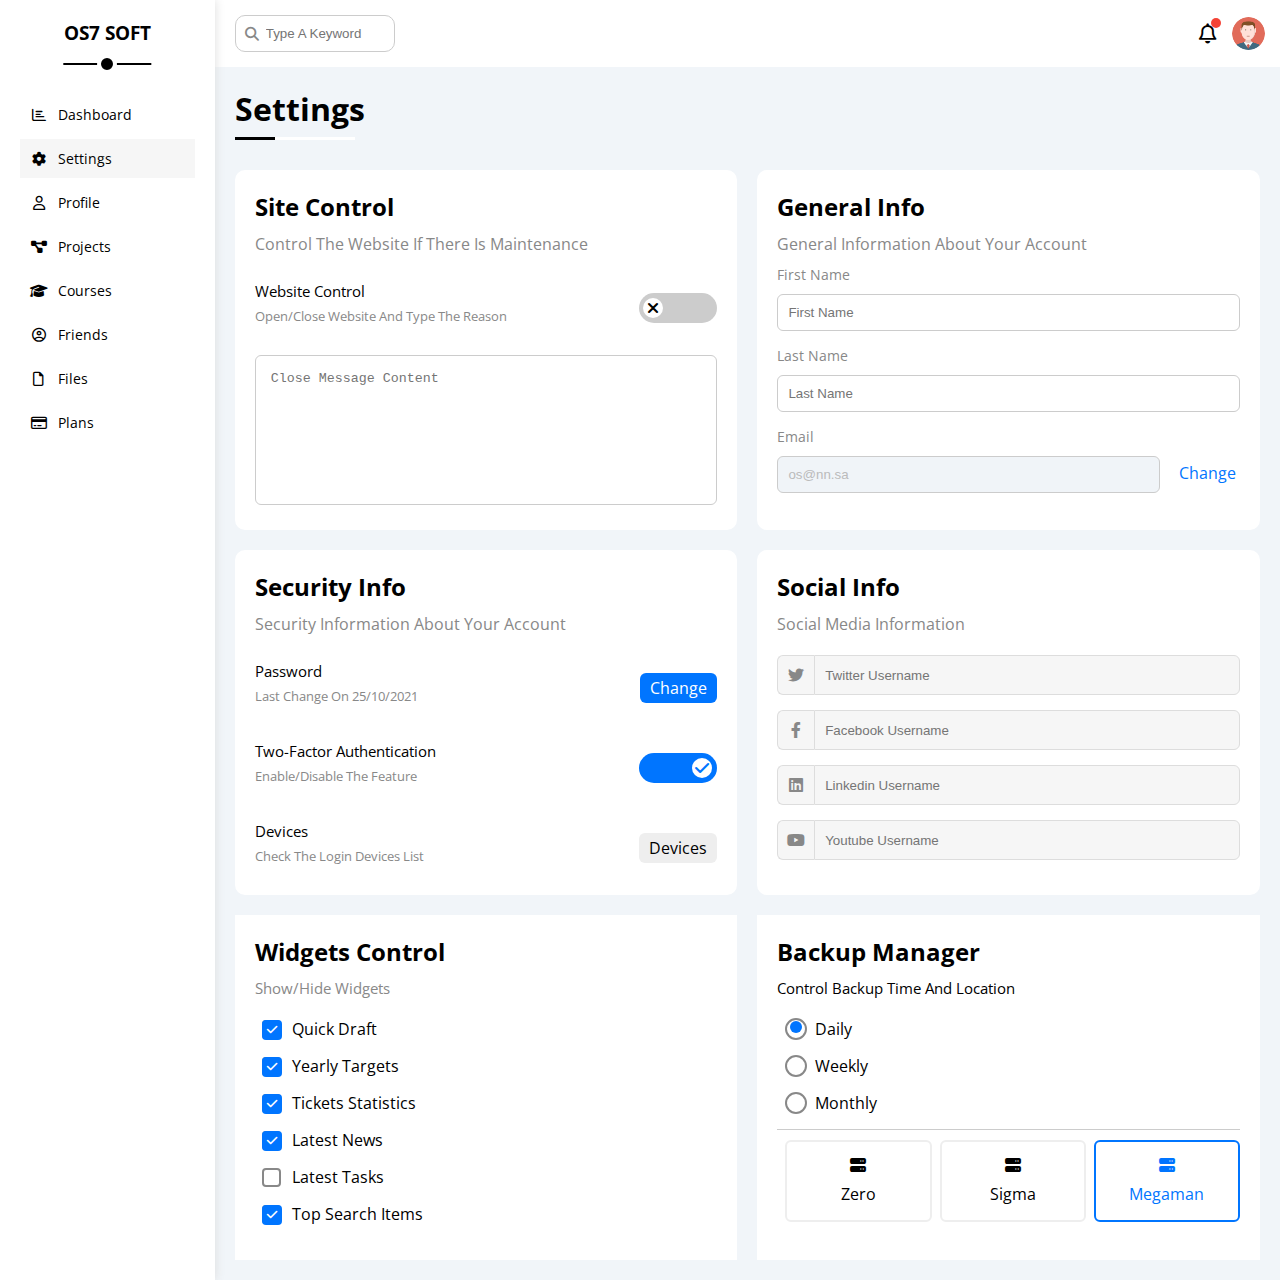
<file: settings.html>
<!DOCTYPE html>
<html lang="en">
  <head>
    <!-- meta basic -->
    <meta charset="UTF-8" />
    <meta http-equiv="X-UA-Compatible" content="IE=edge" />
    <meta name="viewport" content="width=device-width, initial-scale=1.0" />
    <title>Settings</title>
    <!-- Font Awesome 6 Free -->
    <link rel="stylesheet" href="css/all.min.css" />
    <!-- Css file -->
    <link rel="stylesheet" href="css/framework.css" />
    <link rel="stylesheet" href="css/main.css" />
    <!-- Font google -->
    <link rel="preconnect" href="https://fonts.googleapis.com" />
    <link rel="preconnect" href="https://fonts.gstatic.com" crossorigin />
    <link
      href="https://fonts.googleapis.com/css2?family=Open+Sans:wght@300;500&display=swap"
      rel="stylesheet"
    />
  </head>
  <body>
    <div class="page d-flex">
      <!-- Start Sidebar  -->
      <div class="sidebar p-20 bg-white p-relative">
        <h3 class="p-relative text-center mt-0">OS7 SOFT</h3>
        <ul>
          <li>
            <a
              class="d-flex align-center fs-14 c-black rad-6 p-10"
              href="index.html"
            >
              <i class="fa-regular fa-chart-bar fa-fw"></i>
              <span>Dashboard</span>
            </a>
          </li>
          <li>
            <a
              class="active d-flex align-center fs-14 c-black rad-6 p-10"
              href=" settings.html"
            >
              <i class="fa-solid fa-gear fa-fw"></i>
              <span>Settings</span>
            </a>
          </li>
          <li>
            <a
              class="d-flex align-center fs-14 c-black rad-6 p-10"
              href="profile.html"
            >
              <i class="fa-regular fa-user fa-fw"></i>
              <span>Profile</span>
            </a>
          </li>
          <li>
            <a
              class="d-flex align-center fs-14 c-black rad-6 p-10"
              href="projects.html"
            >
              <i class="fa-solid fa-diagram-project fa-fw"></i>
              <span>Projects</span>
            </a>
          </li>
          <li>
            <a
              class="d-flex align-center fs-14 c-black rad-6 p-10"
              href="courses.html"
            >
              <i class="fa-solid fa-graduation-cap fa-fw"></i>
              <span>Courses</span>
            </a>
          </li>
          <li>
            <a
              class="d-flex align-center fs-14 c-black rad-6 p-10"
              href="friends.html"
            >
              <i class="fa-regular fa-circle-user fa-fw"></i>
              <span>Friends</span>
            </a>
          </li>
          <li>
            <a
              class="d-flex align-center fs-14 c-black rad-6 p-10"
              href="files.html"
            >
              <i class="fa-regular fa-file fa-fw"></i>
              <span>Files</span>
            </a>
          </li>
          <li>
            <a
              class="d-flex align-center fs-14 c-black rad-6 p-10"
              href="plans.html"
            >
              <i class="fa-regular fa-credit-card fa-fw"></i>
              <span>Plans</span>
            </a>
          </li>
        </ul>
      </div>
      <!-- End Sidebar  -->

      <!-- Start Content  -->
      <div class="content w-full">
        <!-- Start Header  -->
        <div class="header between-flex bg-white w-full p-15">
          <div class="search p-relative">
            <input class="p-10" type="search" placeholder="Type A Keyword" />
          </div>
          <div class="icons d-flex align-center">
            <span class="p-relative"
              ><i class="fa-regular fa-bell fa-lg"></i
            ></span>
            <img src="image/avatar.png" alt="image" />
          </div>
        </div>
        <!-- End Header -->

        <!-- Start Title -->
        <h1 class="p-relative">Settings</h1>
        <!-- End Title -->

        <!-- Start Settings  -->
        <div class="setting-page m-20 d-grid gap-2">
          <!-- Start Site Control -->
          <div class="site-control bg-white b-rad-10 block-mobile p-20">
            <h2 class="mt-0 mb-10">Site Control</h2>
            <p class="c-gray mt-0 mb-10 fs-16">
              Control The Website If There Is Maintenance
            </p>
            <div class="between-flex mt-25">
              <div>
                <span class="fs-15 m-0">Website Control</span>
                <p class="c-gray mt-5 mb-10 fs-13">
                  Open/Close Website And Type The Reason
                </p>
              </div>
              <label class="between-flex">
                <input class="toggle-checkbox" type="checkbox" />
                <div class="toggle-switch"></div>
              </label>
            </div>
            <textarea
              class="mt-20 w-full p-15"
              placeholder="Close Message Content"
            ></textarea>
          </div>
          <!-- End Site Control -->

          <!-- Start General Info -->
          <div class="general-info bg-white b-rad-10 block-mobile p-20">
            <h2 class="mt-0 mb-10">General Info</h2>
            <p class="c-gray mt-0 mb-10 fs-16">
              General Information About Your Account
            </p>
            <div class="mb-15">
              <label class="c-gray fs-14 mb-10 d-block">First Name</label>
              <input
                class="p-10 b-rad-6 border-ccc w-full"
                type="text"
                placeholder="First Name"
              />
            </div>
            <div class="mb-15">
              <label class="c-gray fs-14 mb-10 d-block">Last Name</label>
              <input
                class="p-10 b-rad-6 border-ccc w-full"
                type="text"
                placeholder="Last Name"
              />
            </div>
            <div class="mb-15">
              <label class="c-gray fs-14 mb-10 d-block">Email</label>
              <input
                class="email mr-15 p-10 b-none b-rad-6 border-ccc"
                id="email"
                type="email"
                value="os@nn.sa"
                disabled
              />
              <a class="c-blue" href="#">Change</a>
            </div>
          </div>
          <!-- End General Info -->

          <!-- Start Security Info -->
          <div class="security-info bg-white b-rad-10 block-mobile p-20">
            <h2 class="mt-0 mb-10">Security Info</h2>
            <p class="c-gray mt-0 mb-10 fs-16">
              Security Information About Your Account
            </p>
            <div class="between-flex mt-25">
              <div>
                <span class="fs-15 m-0">Password</span>
                <p class="c-gray mt-5 mb-10 fs-13">Last Change On 25/10/2021</p>
              </div>
              <a href="" class="btn-shape bg-blue c-white">Change</a>
            </div>
            <div class="between-flex mt-25">
              <div>
                <span class="fs-15 m-0">Two-Factor Authentication</span>
                <p class="c-gray mt-5 mb-10 fs-13">
                  Enable/Disable The Feature
                </p>
              </div>
              <label class="between-flex">
                <input class="toggle-checkbox" type="checkbox" checked />
                <div class="toggle-switch"></div>
              </label>
            </div>
            <div class="between-flex mt-25">
              <div>
                <span class="fs-15 m-0">Devices</span>
                <p class="c-gray mt-5 mb-10 fs-13">
                  Check The Login Devices List
                </p>
              </div>
              <a href="" class="bg-eee btn-shape c-black">Devices</a>
            </div>
          </div>
          <!-- End Security Info -->

          <!-- Start Social Info -->
          <div class="social-info bg-white b-rad-10 block-mobile p-20">
            <h2 class="mt-0 mb-10">Social Info</h2>
            <p class="c-gray mt-0 mb-20 fs-16">Social Media Information</p>
            <div class="box d-flex align-center mb-15">
              <i class="fa-brands fa-twitter center-flex c-gray"></i>
              <input
                class="w-full"
                type="text"
                placeholder="Twitter Username"
              />
            </div>
            <div class="box d-flex align-center mb-15">
              <i class="fa-brands fa-facebook-f center-flex c-gray"></i>
              <input
                class="w-full"
                type="text"
                placeholder="Facebook Username"
              />
            </div>
            <div class="box d-flex align-center mb-15">
              <i class="fa-brands fa-linkedin center-flex c-gray"></i>
              <input
                class="w-full"
                type="text"
                placeholder="Linkedin Username"
              />
            </div>
            <div class="box d-flex align-center mb-15">
              <i class="fa-brands fa-youtube center-flex c-gray"></i>
              <input
                class="w-full"
                type="text"
                placeholder="Youtube Username"
              />
            </div>
          </div>
          <!-- End Social Info -->

          <!-- Start Widgets Control -->
          <div class="widgets-control p-20 bg-white rad-10">
            <h2 class="mt-0 mb-10">Widgets Control</h2>
            <p class="mt-0 mb-20 c-gray fs-15">Show/Hide Widgets</p>
            <div class="control d-flex align-center mb-15">
              <input type="checkbox" id="one" checked />
              <label for="one">Quick Draft</label>
            </div>
            <div class="control d-flex align-center mb-15">
              <input type="checkbox" id="two" checked />
              <label for="two">Yearly Targets</label>
            </div>
            <div class="control d-flex align-center mb-15">
              <input type="checkbox" id="three" checked />
              <label for="three">Tickets Statistics</label>
            </div>
            <div class="control d-flex align-center mb-15">
              <input type="checkbox" id="four" checked />
              <label for="four">Latest News</label>
            </div>
            <div class="control d-flex align-center mb-15">
              <input type="checkbox" id="five" />
              <label for="five">Latest Tasks</label>
            </div>
            <div class="control d-flex align-center mb-15">
              <input type="checkbox" id="six" checked />
              <label for="six">Top Search Items</label>
            </div>
          </div>
          <!-- End Widgets Control -->

          <!-- Start Backup Manager -->
          <div class="backup-control p-20 bg-white rad-10">
            <h2 class="mt-0 mb-10">Backup Manager</h2>
            <p class="mt-0 mb-20 c-grey fs-15">
              Control Backup Time And Location
            </p>
            <div class="date d-flex align-center mb-15">
              <input type="radio" name="time" id="daily" checked />
              <label for="daily">Daily</label>
            </div>
            <div class="date d-flex align-center mb-15">
              <input type="radio" name="time" id="weekly" />
              <label for="weekly">Weekly</label>
            </div>
            <div class="date d-flex align-center mb-15">
              <input type="radio" name="time" id="monthly" />
              <label for="monthly">Monthly</label>
            </div>
            <div class="servers d-flex align-center text-center">
              <input type="radio" name="servers" id="server-two" />
              <div class="server mb-15 rad-10 w-full">
                <label class="d-block m-15" for="server-two">
                  <i class="fa-solid fa-server d-block mb-10"></i>
                  Zero
                </label>
              </div>
              <input type="radio" name="servers" id="server-three" />
              <div class="server mb-15 rad-10 w-full">
                <label class="d-block m-15" for="server-three">
                  <i class="fa-solid fa-server d-block mb-10"></i>
                  Sigma
                </label>
              </div>
              <input type="radio" name="servers" id="server-one" checked />
              <div class="server mb-15 rad-10 w-full">
                <label class="d-block m-15" for="server-one ">
                  <i class="fa-solid fa-server d-block mb-10"></i>
                  Megaman
                </label>
              </div>
            </div>
          </div>
          <!-- End Backup Manager -->
        </div>
        <!-- End Srttings -->
      </div>
      <!-- End Content  -->
    </div>
  </body>
</html>
</file>
<file: css/framework.css>
:root {
  --blue-color: #0075ff;
  --blue-alt-color: #0d69d5;
  --orange-color: #f59e0b;
  --green-color: #22c55e;
  --red-color: #f44336;
  --grey-color: #888;
}

/* Strat box */
.d-flex {
  display: flex;
}

.flex-wrap {
  flex-wrap: wrap;
}

.flex-row {
  flex-direction: row;
}

.flex-column {
  flex-direction: column;
}

.align-center {
  align-items: center;
}

.space-between {
  justify-content: space-between;
}

.d-grid {
  display: grid;
}

.gap-1 {
  gap: 10px;
}

.gap-2 {
  gap: 20px;
}

.gap-3 {
  gap: 30px;
}

.d-block {
  display: block;
}

@media (max-width: 767px) {
  .block-mobile {
    display: block;
  }
}

@media (max-width: 767px) {
  .hidden-mobile {
    display: none;
  }
}

/* End Box */

/* Start padding margin */

.p-10 {
  padding: 10px;
}

.p-15 {
  padding: 15px;
}

.p-20 {
  padding: 20px;
}

.px-10 {
  padding-left: 10px;
  padding-right: 10px;
}

.px-15 {
  padding-left: 15px;
  padding-right: 15px;
}

.px-20 {
  padding-left: 20px;
  padding-right: 20px;
}

.py-10 {
  padding-top: 10px;
  padding-bottom: 10px;
}

.py-15 {
  padding-top: 15px;
  padding-bottom: 15px;
}

.py-20 {
  padding-top: 20px;
  padding-bottom: 20px;
}

.pl-10 {
  padding-left: 10px;
}

.pl-15 {
  padding-left: 15px;
}

.pl-20 {
  padding-left: 20px;
}

.pr-10 {
  padding-right: 10px;
}

.pr-15 {
  padding-right: 15px;
}

.pr-20 {
  padding-right: 20px;
}

.pt-10 {
  padding-top: 10px;
}

.pt-15 {
  padding-top: 15px;
}

.pt-20 {
  padding-top: 20px;
}

.pb-10 {
  padding-bottom: 10px;
}

.pb-15 {
  padding-bottom: 15px;
}

.pb-20 {
  padding-bottom: 20px;
}

.m-0 {
  margin: 0;
}

.m-10 {
  margin: 10px;
}

.m-15 {
  margin: 15px;
}
.m-20 {
  margin: 20px;
}
.mt-0 {
  margin-top: 0;
}
.mt-5 {
  margin-top: 5px;
}
.mt-10 {
  margin-top: 10px;
}
.mt-15 {
  margin-top: 15px;
}
.mt-20 {
  margin-top: 20px;
}
.mt-25 {
  margin-top: 25px;
}

.ml-10 {
  margin-left: 10px;
}
.ml-15 {
  margin-left: 15px;
}

.mr-10 {
  margin-right: 10px;
}
.mr-15 {
  margin-right: 15px;
}
.mb-5 {
  margin-bottom: 5px;
}
.mb-10 {
  margin-bottom: 10px;
}
.mb-15 {
  margin-bottom: 15px;
}
.mb-20 {
  margin-bottom: 20px;
}
.mb-25 {
  margin-bottom: 25px;
}

/* End padding margin */

/* Start Color */
.c-black {
  color: black;
}
.c-white {
  color: white;
}
.c-gray {
  color: var(--grey-color);
}
.c-red {
  color: var(--red-color);
}
.c-green {
  color: var(--green-color);
}
.c-blue {
  color: var(--blue-color);
}
.c-orange {
  color: var(--orange-color);
}
.bg-red {
  background-color: var(--red-color);
}
.bg-green {
  background-color: var(--green-color);
}
.bg-blue {
  background-color: var(--blue-color);
}
.bg-orange {
  background-color: var(--orange-color);
}
.bg-white {
  background-color: white;
}
.bg-eee {
  background-color: #eee;
}
/* End Color */

/* Start Position */
.p-relative {
  position: relative;
}
.p-absolute {
  position: absolute;
}
/* End Position */

/* Start Font */
.text-center {
  text-align: center;
}
.fs-13 {
  font-size: 13px;
}
.fs-14 {
  font-size: 14px;
}
.fs-15 {
  font-size: 15px;
}
.fs-25 {
  font-size: 25px;
}
.fw-bold {
  font-weight: bold;
}
@media (max-width: 767px) {
  .text-center-mobile {
    text-align: center;
  }
}
/* End Font */

/* Start Border */
.b-rad-6 {
  border-radius: 6px;
}
.b-rad-10 {
  border-radius: 10px;
}
.b-rad-half {
  border-radius: 50%;
}
.b-none {
  border: none;
}
.border-ccc {
  border: 1px solid #ccc;
}
.border-eee {
  border: 1px solid #eee;
}

/* End Border */

/* Start Width + Height */
.w-full {
  width: 100%;
}
.w-100 {
  width: 100px;
}
.w-fit {
  width: fit-content;
}
.h-full {
  height: 100%;
}
.h-100 {
  height: 100px;
}
/* End Width + Height */

/* Start Components */
.center-flex {
  display: flex;
  align-items: center;
  justify-content: center;
}
.between-flex {
  display: flex;
  align-items: center;
  justify-content: space-between;
}
.btn-shape {
  padding: 4px 10px;
  border-radius: 6px;
}
/* End Components */
</file>
<file: css/main.css>
:root {
  --blue-color: #0075ff;
  --blue-alt-color: #0d69d5;
  --orange-color: #f59e0b;
  --green-color: #22c55e;
  --red-color: #f44336;
  --grey-color: #888;
  --transition-duration: 0.3s;
  --fa-style-family-classic: "Font Awesome 6 Free";
}

/* Start Global Rule */
* {
  -webkit-box-sizing: border-box;
  -moz-box-sizing: border-box;
  box-sizing: border-box;
}

*:focus {
  outline: none;
}

body {
  font-family: "Open Sans", sans-serif;
  margin: 0;
}

a {
  text-decoration: none;
}

ul {
  list-style: none;
  padding: 0;
}

::-webkit-scrollbar {
  width: 15px;
}
::-webkit-scrollbar-track {
  background-color: white;
}
::-webkit-scrollbar-thumb {
  background-color: var(--blue-color);
  border-radius: 6px;
}
::-webkit-scrollbar-thumb:hover {
  background-color: var(--blue-alt-color);
}
.page {
  background-color: #f1f5f9;
  min-height: 100vh;
}

.page h1 {
  margin: 20px 20px 40px;
}

.page h1::before,
.page h1::after {
  position: absolute;
  content: "";
  left: 0;
  bottom: -10px;
  height: 3px;
}

.page h1::after {
  width: 40px;
  background-color: black;
}

.page h1::before {
  width: 120px;
  background-color: white;
}

.wrapper {
  grid-template-columns: repeat(auto-fill, minmax(450px, 1fr));
  margin-left: 20px;
  margin-right: 20px;
}

@media (max-width: 767px) {
  .wrapper {
    grid-template-columns: minmax(200px, 1fr);
    margin-left: 10px;
    margin-right: 10px;
    gap: 10;
  }
}

.content {
  overflow: hidden;
}
/* End Global Rule */

/* Start Sidebar */
.sidebar {
  width: 250px;
  -webkit-box-shadow: 0 0 10px #ddd;
  -moz-box-shadow: 0 0 10px #ddd;
  box-shadow: 0 0 10px #ddd;
}

@media (max-width: 767px) {
  .sidebar {
    width: 58px;
    padding: 10px;
  }
}
.sidebar h3 {
  margin-bottom: 50px;
}

@media (max-width: 767px) {
  .sidebar h3 {
    font-size: 10px;
    margin-bottom: 0;
  }
}

.sidebar h3::before,
.sidebar h3::after {
  content: "";
  position: absolute;
  left: 50%;
  transform: translateX(-50%);
  background-color: black;
}

.sidebar h3::before {
  width: 50%;
  height: 2px;
  bottom: -20px;
}

.sidebar h3::after {
  width: 12px;
  height: 12px;
  bottom: -29px;
  border-radius: 50%;
  border: 4px solid white;
}

@media (max-width: 767px) {
  .sidebar h3::before,
  .sidebar h3::after {
    display: none;
  }
}

.sidebar ul li .active {
  background-color: #f6f6f6;
}

.sidebar ul li a {
  margin-bottom: 5px;
  transition: var(--transition-duration);
}

.sidebar ul li a:hover:not(.active) {
  background-color: #f6f6f6;
  transform: translateX(10px);
}

.sidebar ul li a i {
  margin-right: 10px;
}

@media (max-width: 767px) {
  .sidebar ul li a span {
    display: none;
  }
}
/* End Sidebar */

/* Start Header */
.header .icons span {
  cursor: pointer;
}

.header .icons span:hover {
  transform: scale(1.1);
  transition: var(--transition-duration);
}

.header .icons span::before {
  content: "";
  position: absolute;
  right: -4px;
  top: -5px;
  width: 10px;
  height: 10px;
  border-radius: 50%;
  background-color: var(--red-color);
}

.header .icons img {
  cursor: pointer;
  width: 33px;
  border-radius: 50%;
  margin-left: 15px;
  transition: var(--transition-duration);
}

.header .icons img:hover {
  outline: 3px solid var(--orange-color);
}

.header .search input[type="search"] {
  caret-color: var(--blue-color);
  border: 1px solid #ccc;
  border-radius: 10px;
  padding-left: 30px;
  margin-left: 5px;
  width: 160px;
  transition: var(--transition-duration);
}

.header .search input[type="search"]:focus {
  width: 200px;
}

.header .search::before {
  font-family: var(--fa-style-family-classic);
  content: "\f002";
  font-weight: 900;
  position: absolute;
  left: 15px;
  top: 50%;
  transform: translateY(-50%);
  font-size: 14px;
  color: var(--grey-color);
}

.header .search input[type="search"]:focus::placeholder {
  opacity: 0;
}
/* End Header */

/* Start Dashboard */

/* Strat Welcome */
.welcome .intro img {
  width: 200px;
  margin-bottom: -10px;
}

.welcome .avater {
  width: 64px;
  height: 64px;
  margin-left: 20px;
  margin-top: -33px;
  border: 4px solid white;
  border-radius: 50%;
  -webkit-box-shadow: 0 0 5px #ddd;
  -moz-box-shadow: 0 0 5px #ddd;
  box-shadow: 0 0 5px #ddd;
}

.welcome .body {
  border-top: 1px solid #eee;
  border-bottom: 1px solid #eee;
}

@media (max-width: 767px) {
  .body {
    display: block;
  }
}

.welcome .body > div {
  flex: 1;
}

@media (max-width: 767px) {
  .body div {
    margin: 20px 0;
  }
}

.welcome .visit {
  margin: 0 15px 15px auto;
  transition: var(--transition-duration);
}

.welcome .visit:hover {
  background-color: var(--blue-alt-color);
}
/* End Welcone */

/* Start Draft */
.draft form input[type="text"] {
  caret-color: var(--blue-color);
}

.draft form input[type="text"]::placeholder {
  transition: var(--transition-duration);
}

.draft form input[type="text"]:focus::placeholder {
  opacity: 0;
}

.draft form textarea {
  caret-color: var(--blue-color);
  resize: none;
  height: 200px;
}

.draft form textarea::placeholder {
  transition: var(--transition-duration);
}

.draft form textarea:focus::placeholder {
  opacity: 0;
}

.draft form input[type="submit"] {
  cursor: pointer;
  margin-left: auto;
  transition: var(--transition-duration);
}

.draft form input[type="submit"]:hover {
  background-color: var(--blue-alt-color);
}
/* End Draft */

/* Start Targets */
.targets .target-row .icon {
  width: 80px;
  height: 80px;
}

.targets .blue .details .progress,
.targets .blue .icon {
  background-color: rgb(0 117 255 / 20%);
}

.targets .orange .details .progress,
.targets .orange .icon {
  background-color: rgb(245 158 11 / 20%);
}

.targets .green .details .progress,
.targets .green .icon {
  background-color: rgb(34 197 94 / 20%);
}

.targets .target-row .details {
  flex: 1;
}

.targets .target-row .details .progress {
  height: 4px;
  border-radius: 10px;
}

.targets .target-row .details .progress > span {
  left: 0;
  top: 0;
  height: 100%;
  border-radius: 10px;
}

.targets .target-row .details .progress > span span {
  position: absolute;
  bottom: 14px;
  right: -16px;
  color: white;
  padding: 2px 5px;
  border-radius: 6px;
  font-size: 13px;
}

.targets .target-row .details .progress > span span::after {
  content: "";
  position: absolute;
  border-width: 5px;
  border-color: transparent;
  border-style: solid;
  bottom: -10px;
  left: 50%;
  transform: translateX(-50%);
}

.targets .blue .details .progress > span span::after {
  border-top-color: var(--blue-color);
}

.targets .orange .details .progress > span span::after {
  border-top-color: var(--orange-color);
}

.targets .green .details .progress > span span::after {
  border-top-color: var(--green-color);
}
/* End Targets */

/* Start Tickets Statistics */
.statistics div .box {
  width: calc(50% - 10px);
}

@media (max-width: 767px) {
  .statistics div {
    flex-direction: column;
  }

  .statistics div .box {
    width: 100%;
  }
}
/* End Tickets Statistics */

/* Start Last News */
@media (max-width: 767px) {
  .news .news-row {
    flex-direction: column;
  }
}

.news .news-row:not(:last-child) {
  border-bottom: 1px solid #ccc;
  margin-bottom: 20px;
  padding-bottom: 20px;
}

.news .news-row img {
  width: 100px;
  border-radius: 6px;
  margin-right: 15px;
}

.news .news-row .info {
  flex-grow: 1;
}

@media (max-width: 767px) {
  .news .news-row .info {
    margin: 10px 0;
  }
}

.news .news-row .info h3 {
  margin: 0 0 6px;
  font-size: 16px;
}
/* End Last News */

/* Start Last Tasks */
.tasks .task-row:not(:last-child) {
  border-bottom: 1px solid #ccc;
  margin-bottom: 20px;
  padding-bottom: 20px;
}

.tasks .task-row .info {
  flex-grow: 1;
}

.tasks .task-row .info h3 {
  margin: 0 0 6px;
  font-size: 16px;
}

.tasks .task-row i:hover {
  cursor: pointer;
  color: var(--red-color);
  transition: var(--transition-duration);
}

.tasks .deleted {
  opacity: 0.3;
}

.tasks .deleted .info h3,
.tasks .deleted .info p {
  text-decoration: line-through;
}
/* End Last Tasks */

/* Start Latest Upload */
.upload .file-row:not(:last-child) {
  border-bottom: 1px solid #ccc;
  margin-bottom: 10px;
  padding-bottom: 10px;
}

.upload .file-row img {
  width: 40px;
  height: 40px;
  margin-right: 15px;
}

.upload .file-row .info {
  flex-grow: 1;
}

.upload .file-row .info span {
  margin: 0 0 6px;
  font-size: 16px;
}
/* End Latest Upload */

/* Start Last Project Progress */
.last-project ul::before {
  content: "";
  position: absolute;
  top: 0;
  left: 11px;
  height: 100%;
  width: 2px;
  background-color: var(--blue-color);
}

.last-project ul li::before {
  content: "";
  width: 20px;
  height: 20px;
  border-radius: 50%;
  border: 2px solid white;
  outline: 2px solid var(--blue-color);
  margin-right: 15px;
  background-color: white;
  z-index: 1;
}

.last-project ul li.done::before {
  background-color: var(--blue-color);
}

.last-project ul li.current::before {
  animation: change-color 0.7s infinite alternate;
}

.last-project .lanch-icon {
  width: 150px;
  position: absolute;
  right: 9px;
  bottom: 0px;
  opacity: 0.2;
}
/* End Last Project Progress */

/* Start Reminders */
.reminders ul li span {
  width: 15px;
  height: 15px;
  margin-right: 15px;
  border-radius: 50%;
}

.reminders ul li div {
  border-left: 2px solid;
}

.reminders ul li .blue {
  border-left-color: var(--blue-color);
}

.reminders ul li .green {
  border-left-color: var(--green-color);
}

.reminders ul li .orange {
  border-left-color: var(--orange-color);
}

.reminders ul li .red {
  border-left-color: var(--red-color);
}
/* End Reminders */

/* Start Latest Post */
.post .top img {
  width: 50px;
  height: 50px;
  margin-right: 15px;
}

.post .post-content {
  border-bottom: 1px solid #eee;
  border-top: 1px solid #eee;
  line-height: 1.8;
}
/* End Latest Post */

/* Start Social Media Stats */
.social .box {
  padding-left: 70px;
}

.social .box i {
  position: absolute;
  left: 0;
  top: 0;
  width: 52px;
  transition: var(--transition-duration);
  display: flex;
  justify-content: center;
  align-items: center;
}

.social .box i:hover {
  transform: rotateZ(5deg);
}

.social .twitter {
  background-color: rgb(29 161 242 / 20%);
}

.social .facebook {
  background-color: rgb(24 119 242 / 20%);
}

.social .youtube {
  background-color: rgb(255 0 0 / 20%);
}

.social .linkedin {
  background-color: rgb(0 119 181 / 20%);
}

.social .fa-twitter::before {
  content: "\f099";
}

.social .fa-facebook::before {
  content: "\f39e";
}

.social .fa-youtube::before {
  content: "\f167";
}

.social .fa-linkedin::before {
  content: "\f08c";
}

.social .twitter span {
  color: #1da1f2;
}

.social .facebook span {
  color: #1877f2;
}

.social .youtube span {
  color: #ff0000;
}

.social .linkedin span {
  color: #0077b5;
}

.social .twitter i,
.social .twitter a {
  background-color: #1da1f2;
}
.social .facebook i,
.social .facebook a {
  background-color: #1877f2;
}
.social .youtube i,
.social .youtube a {
  background-color: #ff0000;
}
.social .linkedin i,
.social .linkedin a {
  background-color: #0077b5;
}

/* Start Social Media Stats */

/* Start Projects */
.project .responsv-table {
  overflow-x: auto;
}

.project table {
  min-width: 1000px;
  border-spacing: 0;
}

.project table td {
  padding: 15px;
}

.project table thead td {
  font-weight: bold;
  background-color: #eee;
}

.project table tbody td {
  border-bottom: 1px solid #eee;
  border-left: 1px solid #eee;
  transition: var(--transition-duration);
}

.project table tbody td:last-child {
  border-right: 1px solid #eee;
}

.project table tbody tr:hover td {
  background-color: #faf7f7;
}

.project .responsv-table table img {
  width: 30px;
  height: 30px;
  border-radius: 50%;
  padding: 2px;
  background-color: white;
}

.project table img:not(:first-child) {
  margin-left: -20px;
}

.project table span {
  font-size: 13px;
}
/* End Projects */

/* End Dashboard */

/* Start Settings */
.setting-page {
  grid-template-columns: repeat(auto-fill, minmax(500px, 1fr));
}

@media (max-width: 767px) {
  .setting-page {
    grid-template-columns: minmax(100px, 1fr);
    gap: 10;
    margin: 10px;
  }
}

/* Start site-control */
.setting-page .site-control textarea {
  resize: none;
  border-color: #ccc;
  min-height: 150px;
  border-radius: 6px;
}
/* End site-control */

/* Start General Info */
.setting-page .general-info :disabled {
  cursor: no-drop;
  color: #bbb;
  background-color: #f0f4f8;
}

.setting-page .general-info .email {
  width: calc(100% - 80px);
}
/* End General Info */

/* Start Social Info */
.setting-page .social-info .box i {
  height: 40px;
  width: 40px;
  border: 1px solid #ddd;
  border-right: none;
  border-radius: 6px 0 0 6px;
  background-color: #f6f6f6;
  transition: var(--transition-duration);
}

.setting-page .social-info .box:focus-within i {
  color: black;
}

.setting-page .social-info .box input {
  height: 40px;
  padding-left: 10px;
  background-color: #f6f6f6;
  border: 1px solid #ddd;
  border-radius: 0 6px 6px 0;
}

/* End Social Info */

/* Start Widgets Control */
.setting-page .widgets-control .control input {
  -webkit-appearance: none;
  appearance: none;
}

.setting-page .widgets-control .control label {
  padding-left: 30px;
  cursor: pointer;
  position: relative;
}

.setting-page .widgets-control .control label::before,
.setting-page .widgets-control .control label::after {
  content: "";
  position: absolute;
  left: 0;
  top: 50%;
  margin-top: -9.5px;
  border-radius: 4px;
}

.setting-page .widgets-control .control label::before {
  border: 2px solid var(--grey-color);
  width: 15px;
  height: 15px;
}

.setting-page .widgets-control .control label:hover::before {
  border-color: var(--blue-alt-color);
}

.setting-page .widgets-control .control label::after {
  font-family: var(--fa-style-family-classic);
  font-weight: bold;
  content: "\f00c";
  background-color: var(--blue-color);
  color: white;
  font-size: 12px;
  width: 20px;
  height: 20px;
  display: flex;
  justify-content: center;
  align-items: center;
  transform: scale(0) rotate(360deg);
  transition: var(--transition-duration);
}

.setting-page
  .widgets-control
  .control
  input[type="checkbox"]:checked
  + label::after {
  transform: scale(1) rotate(0);
}

/* End Widgets Control */

/* Start Backup Manager */
.setting-page .backup-control input {
  -webkit-appearance: none;
  appearance: none;
}

.setting-page .backup-control .date label {
  position: relative;
  cursor: pointer;
  padding-left: 30px;
}

.setting-page .backup-control .date label::before,
.setting-page .backup-control .date label::after {
  content: "";
  position: absolute;
  border-radius: 50%;
  transition: var(--transition-duration);
}

.setting-page .backup-control .date label::before {
  width: 18px;
  height: 18px;
  left: 0;
  top: 50%;
  transform: translateY(-50%);
  border: 2px solid var(--grey-color);
}

.setting-page .backup-control .date label:hover::before {
  border-color: var(--blue-alt-color);
}

.setting-page .backup-control .date label::after {
  top: 3px;
  left: 4.5px;
  width: 12px;
  height: 12px;
  background-color: var(--blue-color);
  transform: scale(0);
}

.setting-page .backup-control input[name="time"]:checked + label::after {
  transform: scale(1);
}

.setting-page .backup-control .servers {
  border-top: 1px solid #ccc;
  padding-top: 10px;
  cursor: pointer;
}

@media (max-width: 767px) {
  .setting-page .backup-control .servers {
    flex-direction: column;
  }
}

.setting-page .servers .server {
  border: 2px solid #eee;
  border-radius: 6px;
}

.setting-page .servers input[type="radio"]:checked + .server {
  border-color: var(--blue-color);
  color: var(--blue-color);
}

.setting-page .servers .server label {
  cursor: pointer;
}
/* End Backup Manager */

.toggle-checkbox {
  -webkit-appearance: none;
  appearance: none;
}

.toggle-switch {
  width: 78px;
  height: 30px;
  background-color: #ccc;
  border-radius: 15px;
  cursor: pointer;
  transition: 0.3s;
  position: relative;
}

.toggle-switch::before {
  font-family: var(--fa-style-family-classic);
  font-weight: bold;
  content: "\f00d";
  position: absolute;
  top: 5px;
  left: 4px;
  width: 20px;
  height: 20px;
  border-radius: 50%;
  background-color: white;
  display: flex;
  align-items: center;
  justify-content: center;
  transition: 0.3s;
}

.toggle-checkbox:checked + .toggle-switch {
  background-color: var(--blue-color);
}

.toggle-checkbox:checked + .toggle-switch::before {
  content: "\f00c";
  left: 53px;
  color: var(--blue-color);
}

/* End Settings */

/* Start Profile */

@media (max-width: 767px) {
  .profile-page .overviwe {
    flex-direction: column;
  }
}

/* Start Overviwe */
.profile-page .overviwe .avater-box {
  width: 300px;
}

.profile-page .overviwe .avater-box img {
  width: 120px;
  height: 120px;
}

.profile-page .overviwe .avater-box .progress {
  margin: auto;
  height: 6px;
  width: 70%;
  background-color: #eee;
}

.profile-page .overviwe .avater-box .progress span {
  position: absolute;
  top: 0;
  left: 0;
  height: 6px;
  background-color: var(--blue-color);
}

.profile-page .overviwe .info-box > .box {
  flex-wrap: wrap;
  transition: var(--transition-duration);
  border-left: 1px solid #eee;
}

.profile-page .overviwe .info-box > .box:not(:last-child) {
  border-bottom: 1px solid #eee;
}

.profile-page .overviwe .info-box > .box:hover {
  background-color: #eee;
}

.profile-page .overviwe .info-box > .box > div {
  min-width: 250px;
  padding: 10px 0 0;
  margin: 0;
}

.profile-page .overviwe .info-box .box h4 {
  font-weight: normal;
}

.profile-page .info-box .box .toggle-switch {
  width: 58px;
  height: 21px;
}

@media (max-width: 767px) {
  .profile-page .info-box label {
    justify-content: center;
  }
}

.profile-page .info-box .box .toggle-switch::before {
  top: 3px;
  left: 4px;
  width: 15px;
  height: 15px;
}

.profile-page .info-box .box .toggle-checkbox:checked + .toggle-switch::before {
  left: 40px;
}
/* End Overviwe */

/* Start Other Data */
@media (max-width: 767px) {
  .profile-page .other-data {
    flex-direction: column;
  }
}

.profile-page .other-data .my-skills {
  flex-grow: 1;
}

.profile-page .other-data .my-skills ul li {
  padding: 15px 0;
}

.profile-page .other-data .my-skills ul li:not(:last-child) {
  border-bottom: 1px solid #eee;
}

.profile-page .other-data ul li span {
  padding: 5px 10px;
  margin-left: 10px;
  border-radius: 6px;
  background-color: #eee;
}

.profile-page .other-data .activities {
  flex-grow: 2;
}

.profile-page .activities .activty:not(:last-child) {
  border-bottom: 1px solid #eee;
}

.profile-page .activities .activty {
  padding: 15px 0;
}

@media (max-width: 767px) {
  .profile-page .activities .activty {
    flex-direction: column;
    text-align: center;
  }
}

.profile-page .activities .activty img {
  width: 65px;
  height: 65px;
  margin-right: 15px;
}

@media (max-width: 767px) {
  .profile-page .activities .activty img {
    margin-right: 0;
    margin-bottom: 15px;
  }
}

.profile-page .activities .activty .date {
  margin-left: auto;
  text-align: right;
}

@media (max-width: 767px) {
  .profile-page .activities .activty .date {
    margin: auto;
    margin-top: 15px;
    text-align: center;
  }
}
/* End Other Data */

/* End Profile */

/* Statr Projects */
.projects-page {
  grid-template-columns: repeat(auto-fill, minmax(500px, 1fr));
  padding: 20px;
}

@media (max-width: 767px) {
  .projects-page {
    grid-template-columns: minmax(100px, 1fr);
    padding: 10px;
  }
}

.projects-page .project .date {
  position: absolute;
  right: 15px;
  top: 10px;
}

.projects-page .project h4 {
  font-weight: normal;
}

.projects-page .project .team {
  position: relative;
  min-height: 80px;
}

.projects-page .project .team a {
  position: absolute;
  bottom: 0;
}

.projects-page .project .team a:hover {
  z-index: 2;
  cursor: pointer;
}

.projects-page .project .team a:nth-child(2) {
  left: 25px;
}

.projects-page .project .team a:nth-child(3) {
  left: 50px;
}

.projects-page .project .team a:nth-child(4) {
  left: 75px;
}

.projects-page .project .team a:nth-child(5) {
  left: 95px;
}

.projects-page .project .team a img {
  width: 40px;
  height: 40px;
  border: 1px solid white;
  border-radius: 50%;
}

.projects-page .project .do {
  justify-content: flex-end;
  padding-top: 20px;
  margin-top: 20px;
  border-top: 1px solid #eee;
}

@media (max-width: 767px) {
  .projects-page .project .do {
    flex-direction: column;
  }
}

.projects-page .project .do span {
  font-size: 13px;
  width: fit-content;
  margin-right: 5px;
  padding: 3px 7px;
  background-color: #eee;
  border-radius: 6px;
}

@media (max-width: 767px) {
  .projects-page .project .do span:not(:last-child) {
    margin-bottom: 10px;
  }
}

.projects-page .project .info {
  border-top: 1px solid #eee;
}

@media (max-width: 767px) {
  .projects-page .project .info {
    flex-direction: column;
    gap: 20px;
  }
}

.projects-page .project .info .progress {
  height: 8px;
  width: 250px;
}

.projects-page .project .progress span {
  position: absolute;
  top: 0;
  left: 0;
  height: 100%;
}
/* End Projects */

/* Start Courses */
.courses-page {
  grid-template-columns: repeat(auto-fill, minmax(300px, 1fr));
  padding: 20px;
}

@media (max-width: 767px) {
  .courses-page {
    grid-template-columns: minmax(100px, 1fr);
    padding: 10px;
  }
}

.courses-page .course {
  overflow: hidden;
}

.courses-page .course .cover {
  max-width: 100%;
}

.courses-page .course .admin {
  position: absolute;
  top: 15px;
  left: 20px;
  width: 65px;
  height: 65px;
  border: 2px solid white;
  border-radius: 50%;
}

.courses-page .course p {
  line-height: 1.5;
}

.courses-page .course .info {
  border-top: 1px solid #eee;
}

.courses-page .course .info .title {
  position: absolute;
  top: -12px;
  left: 50%;
  transform: translateX(-50%);
}
/* End Courses */

/* Start Friends */
.friends-page {
  grid-template-columns: repeat(auto-fill, minmax(300px, 1fr));
  padding: 20px;
}

@media (max-width: 767px) {
  .friends-page {
    grid-template-columns: minmax(100px, 1fr);
    padding: 10px;
  }
}

.friends-page .friend .contact {
  position: absolute;
  top: 10px;
  left: 10px;
}

.friends-page .friend .contact i {
  cursor: pointer;
  padding: 10px;
  font-size: 13px;
  border-radius: 50%;
  color: #666666;
  background-color: #eee;
  transition: var(--transition-duration);
}

.friends-page .friend .contact i:hover {
  background-color: var(--blue-alt-color);
  color: white;
}

.friends-page .friend .text img {
  width: 100px;
  height: 100px;
  border-radius: 50%;
}

.friends-page .friend .icon {
  border-bottom: 1px solid #ccc;
  border-top: 1px solid #ccc;
  padding-top: 15px;
  padding-bottom: 15px;
  margin-top: 15px;
  margin-bottom: 15px;
}

.friends-page .friend .icon div {
  margin-bottom: 10px;
}

.friends-page .friend .vip {
  position: absolute;
  right: 20px;
  bottom: 70px;
  font-size: 40px;
  opacity: 0.2;
}
/* End Friends */

/* Strat Files */
.files-page {
  flex-direction: row-reverse;
  align-items: flex-start;
}

@media (max-width: 767px) {
  .files-page {
    flex-direction: column;
    align-items: normal;
  }
}

.files-page .file-stats {
  min-width: 260px;
}

.files-page .file-stats > div {
  border: 1px solid #eee;
  border-radius: 6px;
  margin-bottom: 15px;
}

.files-page .file-stats > div .icon {
  width: 40px;
  height: 40px;
  margin-right: 10px;
}

.files-page .file-stats > div .blue {
  background-color: #2196f33b;
}

.files-page .file-stats > div .green {
  background-color: rgb(34 197 94 / 20%);
}

.files-page .file-stats > div .red {
  background-color: rgb(244 67 54 / 20%);
}

.files-page .file-stats > div .orange {
  background-color: rgb(245 158 11 / 20%);
}

.files-page .file-stats > div div {
  flex-grow: 1;
}

.files-page .file-stats > a {
  width: fit-content;
  margin: 10px auto 0;
  transition: var(--transition-duration);
}

.files-page .file-stats > a:hover {
  background-color: var(--blue-alt-color);
}

.files-page .file-stats > a:hover i {
  animation: up-down 0.8s infinite;
  background-color: var(--blue-alt-color);
}

.files-page .files-content {
  flex: 1;
  grid-template-columns: repeat(auto-fill, minmax(200px, 1fr));
}

.files-page .files-content .file i:hover {
  cursor: pointer;
  color: var(--blue-color);
}

.files-page .files-content .file:hover img {
  transform: rotate(5deg);
}

.files-page .files-content .file .image img {
  width: 64px;
  height: 64px;
  transition: var(--transition-duration);
}

.files-page .files-content .file h4 {
  font-weight: normal;
}

.files-page .files-content .file .info {
  border-top: 1px solid #eee;
  padding-top: 10px;
}
/* End Files */

/* Start Plans */
.plans-page {
  grid-template-columns: repeat(auto-fill, minmax(450px, 1fr));
  margin: 20px;
}

@media (max-width: 767px) {
  .plans-page {
    grid-template-columns: minmax(100px, 1fr);
    margin: 10px;
  }
}

.plans-page .top {
  border: 3px solid white;
  outline: 3px solid;
}

.plans-page .green .top {
  outline-color: var(--green-color);
}

.plans-page .blue .top {
  outline-color: var(--blue-color);
}

.plans-page .orange .top {
  outline-color: var(--orange-color);
}

.plans-page .top div {
  font-size: 40px;
  margin: auto;
  width: fit-content;
  position: relative;
}

.plans-page .top div span {
  position: absolute;
  font-size: 25px;
  left: -20px;
}

.plans-page ul li {
  padding: 15px 0;
  border-bottom: 1px solid #eee;
  font-size: 15px;
  display: flex;
  align-items: center;
}

.plans-page ul li i:not(.help) {
  font-size: 18px;
  margin-right: 10px;
}

.plans-page ul li .yes {
  color: var(--green-color);
}

.plans-page ul li .help {
  color: gray;
  margin-left: auto;
}

.plans-page ul li i:not(.yes, .help) {
  color: var(--red-color);
}
/* End Plans */

/* Start Animation */
@keyframes change-color {
  0% {
    background-color: var(--blue-color);
  }
  100% {
    background-color: white;
  }
}

@keyframes up-down {
  0%,
  100% {
    transform: translateY(0px);
  }
  50% {
    transform: translateY(-5px);
  }
}
/* End Animation */
</file>
